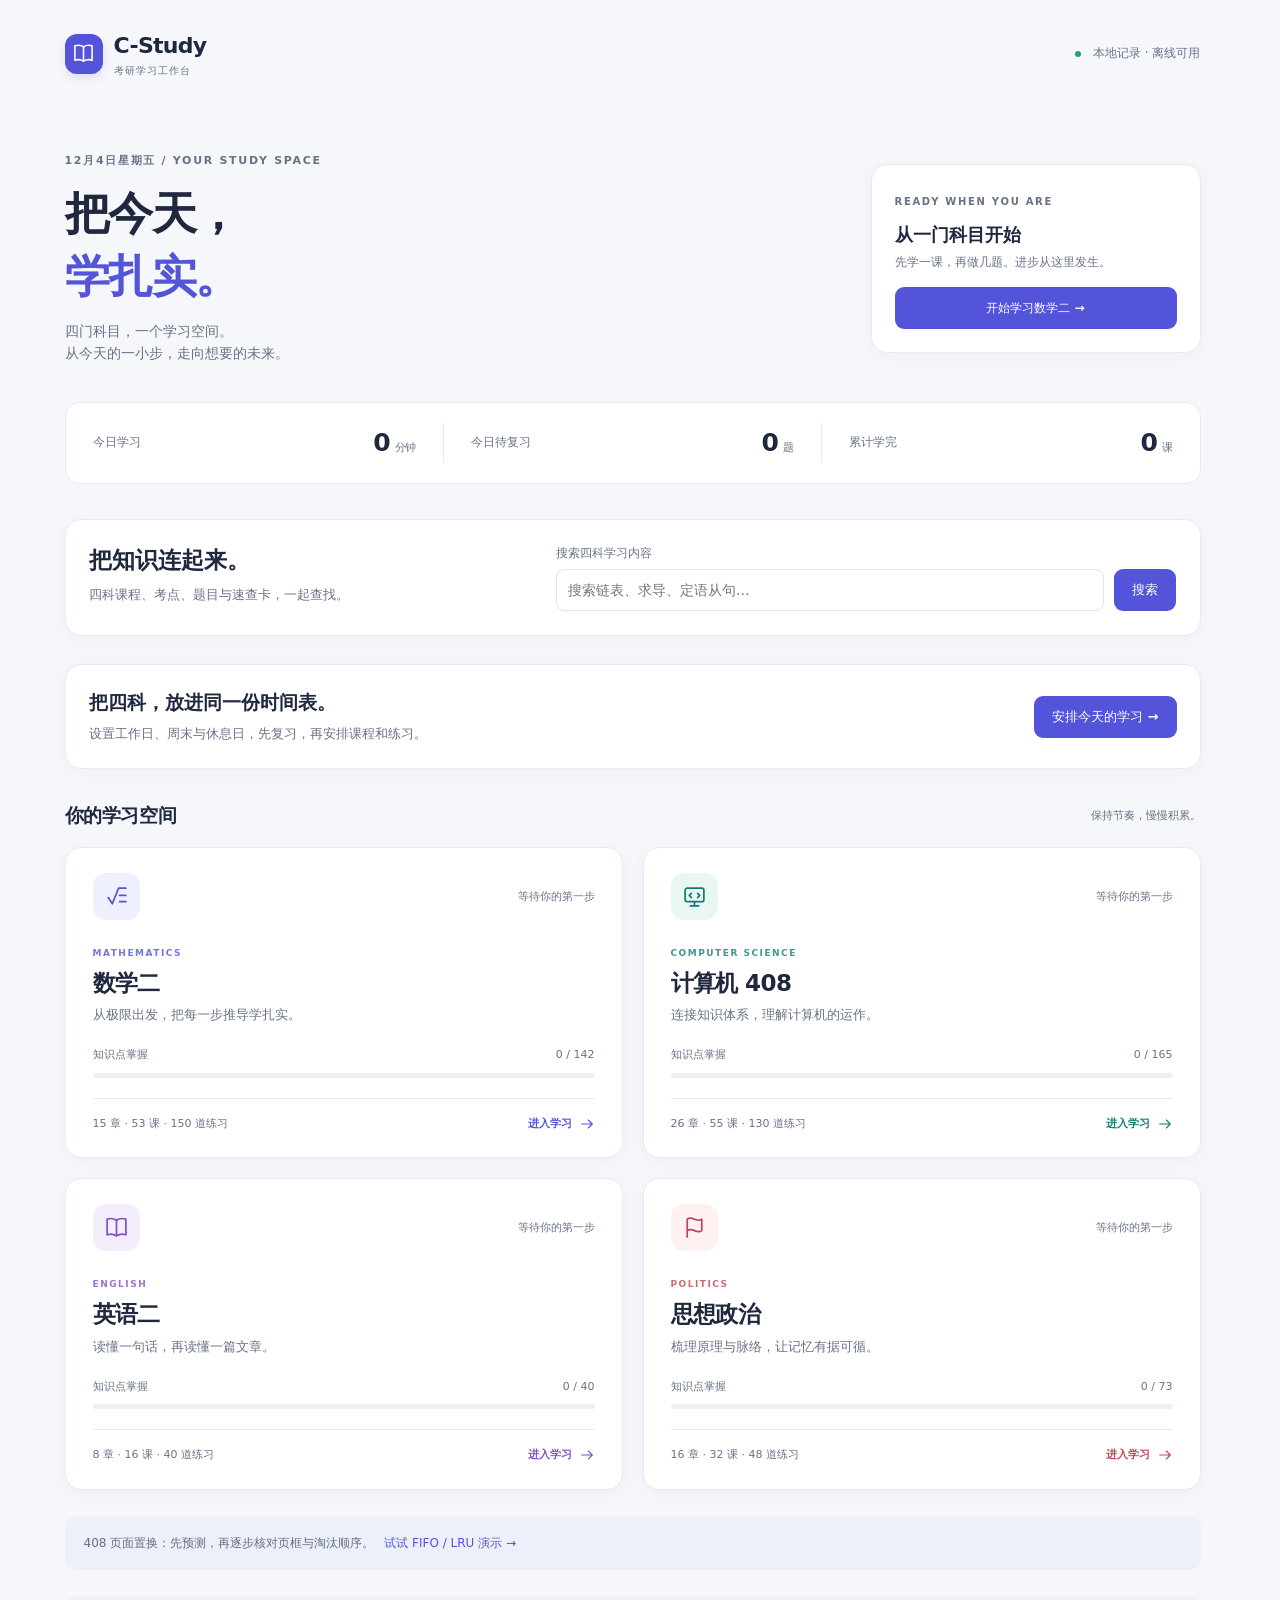
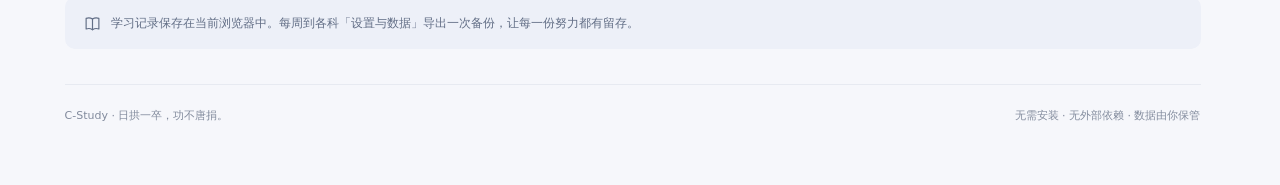
<file: index.html>
<!DOCTYPE html>
<html lang="zh-CN">
<head>
  <meta charset="UTF-8">
  <meta name="viewport" content="width=device-width, initial-scale=1">
  <meta name="theme-color" content="#f6f7fb">
  <title>C-Study · 考研学习工作台</title>
  <link rel="stylesheet" href="assets/study.css">
</head>
<body class="portal-body">
  <header class="portal-header">
    <a class="app-logo" href="index.html"><span class="logo-mark" aria-hidden="true">C</span><span>C-Study<small>考研学习工作台</small></span></a>
    <span class="offline-label"><span class="offline-dot"></span>本地记录 · 离线可用</span>
  </header>
  <main class="portal-main">
    <section class="portal-intro" aria-labelledby="portalTitle">
      <div>
        <p class="eyebrow" id="portalDate">YOUR PERSONAL STUDY SPACE</p>
        <h1 id="portalTitle">把今天，<br><span>学扎实。</span></h1>
        <p>四门科目，一个学习空间。<br>从今天的一小步，走向想要的未来。</p>
      </div>
      <div class="portal-resume" id="portalResume">
        <span class="eyebrow">READY WHEN YOU ARE</span>
        <h3>从一门科目开始</h3>
        <p>先学一课，再做几题。进步从这里发生。</p>
        <a class="btn" href="kaoyan-math2/index.html#resume">开始学习数学二 →</a>
      </div>
    </section>
    <section class="portal-summary" aria-label="本浏览器四科学习汇总">
      <div><label>今日学习</label><strong><span id="totalMinutes">—</span><small>分钟</small></strong></div>
      <div><label>今日待复习</label><strong><span id="totalDue">—</span><small>题</small></strong></div>
      <div><label>累计学完</label><strong><span id="totalLessons">—</span><small>课</small></strong></div>
    </section>
    <section class="card portal-search" aria-labelledby="portalSearchTitle">
      <div><h2 id="portalSearchTitle">把知识连起来。</h2><p class="muted">四科课程、考点、题目与速查卡，一起查找。</p></div>
      <form action="search.html" role="search"><label for="portalSearch">搜索四科学习内容</label><div class="search-input-row"><input id="portalSearch" name="q" type="search" maxlength="200" placeholder="搜索链表、求导、定语从句…"><button class="btn" type="submit">搜索</button></div></form>
    </section>
    <section class="card portal-budget" aria-labelledby="portalBudgetTitle">
      <div><h2 id="portalBudgetTitle">把四科，放进同一份时间表。</h2><p class="muted">设置工作日、周末与休息日，先复习，再安排课程和练习。</p></div>
      <a class="btn" href="plan.html">安排今天的学习 →</a>
    </section>
    <section aria-labelledby="subjectsTitle">
      <div class="portal-section-title"><h2 id="subjectsTitle">你的学习空间</h2><span>保持节奏，慢慢积累。</span></div>
      <div class="subject-grid" id="subjectGrid">
        <a class="subject-card" data-subject="math2" href="kaoyan-math2/index.html"><h3>数学二</h3><p class="subject-description">高等数学 · 线性代数</p><span class="muted">15 章 · 53 课 · 150 道练习 →</span></a>
        <a class="subject-card" data-subject="408" href="kaoyan-408/index.html"><h3>计算机 408</h3><p class="subject-description">数据结构 · 组成原理 · 操作系统 · 计算机网络</p><span class="muted">26 章 · 55 课 · 130 道练习 →</span></a>
        <a class="subject-card" data-subject="en2" href="kaoyan-en2/index.html"><h3>英语二</h3><p class="subject-description">词汇语法 · 阅读理解 · 翻译写作</p><span class="muted">8 章 · 16 课 · 40 道练习 →</span></a>
        <a class="subject-card" data-subject="politics" href="kaoyan-politics/index.html"><h3>思想政治</h3><p class="subject-description">理解原理 · 梳理脉络 · 巩固记忆</p><span class="muted">16 章 · 32 课 · 48 道练习 →</span></a>
      </div>
    </section>
    <div class="portal-note"><span>408 页面置换：先预测，再逐步核对页框与淘汰顺序。</span><a href="algorithms.html#replacement">试试 FIFO / LRU 演示 →</a></div>
    <div class="portal-note" id="portalNote"><span>学习记录保存在当前浏览器中。每周留一份备份，让每一份努力都有留存。</span><a href="backup.html">四科备份与恢复 →</a></div>
    <noscript><p class="storage-warning">浏览器已关闭 JavaScript。请启用 JavaScript 后使用课程、刷题和学习记录功能。</p></noscript>
    <footer class="portal-footer"><span>C-Study · 日拱一卒，功不唐捐。</span><span>无需安装 · 无外部依赖 · 数据由你保管</span></footer>
  </main>
  <script src="assets/common.js"></script>
  <script src="assets/portal.js"></script>
</body>
</html>
</file>
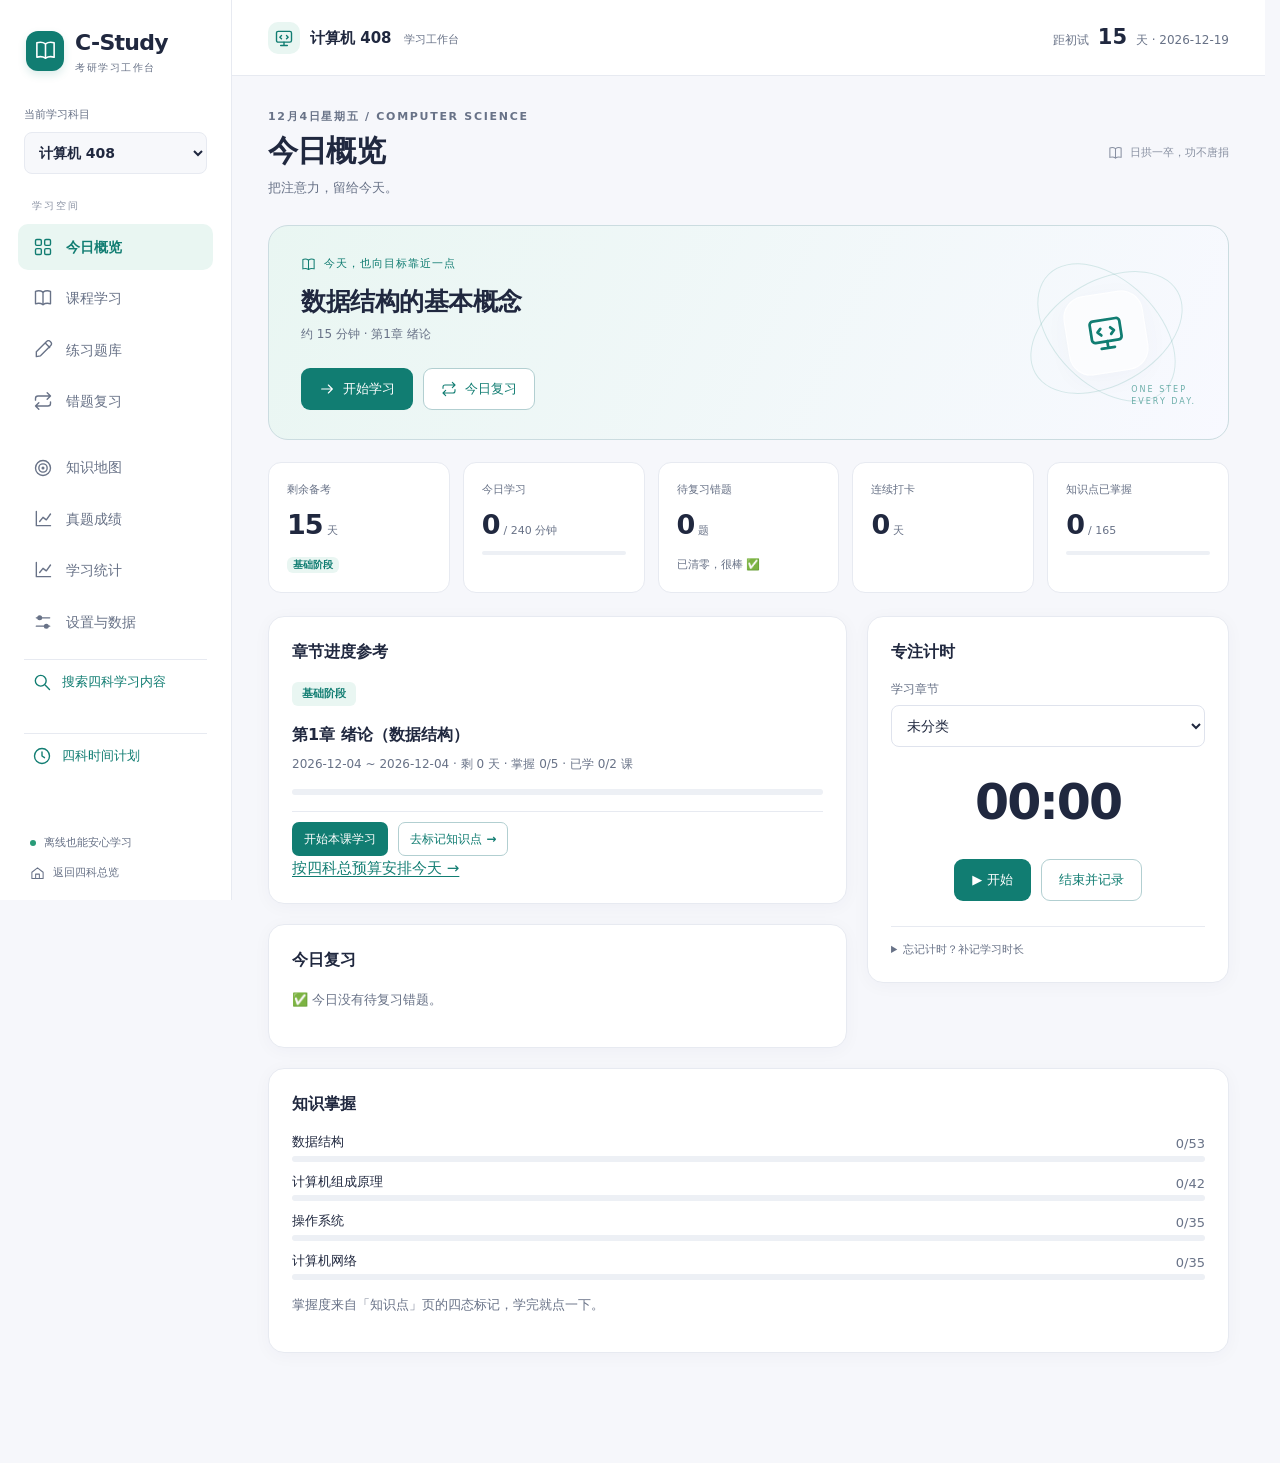
<file: kaoyan-408/index.html>
<!DOCTYPE html>
<html lang="zh-CN">
<head>
<meta charset="UTF-8">
<meta name="viewport" content="width=device-width, initial-scale=1">
<title>考研408 · 学习中心</title>
<meta name="theme-color" content="#f6f7fb">
<link rel="stylesheet" href="../assets/study.css">
</head>
<body>

<header>
  <div class="brand">💻 考研408 · 学习中心</div>
  <div class="countdown" id="countdown"></div>
</header>

<nav id="tabs" aria-label="学习功能">
  <button data-tab="dash" class="active">仪表盘</button>
  <button data-tab="learn">学习</button>
  <button data-tab="kp">知识点</button>
  <button data-tab="mistake">错题本</button>
  <button data-tab="pq">刷题</button>
  <button data-tab="paper">真题卷</button>
  <button data-tab="stats">统计</button>
  <button data-tab="settings">设置与数据</button>
</nav>

<main>

<!-- ===================== 仪表盘 ===================== -->
<section id="tab-dash" class="tab active">
  <div class="stat-grid" id="statCards"></div>
  <div class="dash-grid">
    <div class="card">
      <h3>🎯 今天该学什么</h3>
      <div id="currentPlan"></div>
    </div>
    <div class="card">
      <h3>⏱️ 学习计时</h3>
      <label>学习章节</label>
      <select id="timerChapter"></select>
      <div class="timer-display" id="timerDisplay">00:00</div>
      <div class="row" style="justify-content:center">
        <button class="btn" id="timerBtn" onclick="A.toggleTimer()">▶ 开始</button>
        <button class="btn ghost" onclick="A.finishTimer()">结束并记录</button>
      </div>
      <hr class="sep">
      <label>快速补记学习时长（忘记开计时器时用）</label>
      <div class="row">
        <input type="number" id="quickMin" min="1" placeholder="分钟" style="max-width:100px">
        <select id="quickChapter" style="max-width:220px"></select>
        <input type="date" id="quickDate" style="max-width:160px">
        <button class="btn" onclick="A.quickAdd()">添加</button>
      </div>
    </div>
    <div class="card">
      <h3>🔁 今日待复习错题</h3>
      <div id="reviewQueue"></div>
    </div>
    <div class="card">
      <h3>📈 科目掌握度</h3>
      <div id="kpSummary"></div>
      <p class="muted">掌握度来自「知识点」页的四态标记，学完就点一下。</p>
    </div>
  </div>
</section>

<!-- ===================== 学习（教学中心） ===================== -->
<section id="tab-learn" class="tab">
  <div class="card" id="learnSummary"></div>
  <details class="card" id="formulaBox">
    <summary>📋 速查卡手册（高频结论 · 收藏 · 默写自测）<span class="muted" id="formulaCount"></span></summary>
    <div class="toolbar" style="margin-top:12px">
      <input id="fSearch" placeholder="搜索速查卡…" style="min-width:160px">
      <select id="fCat"></select>
      <label class="chk"><input type="checkbox" id="fQuiz"> 默写模式（先自测再显示）</label>
      <label class="chk"><input type="checkbox" id="fOnlyFav"> 仅看收藏</label>
      <span class="muted" id="fInfo" style="margin-left:auto"></span>
    </div>
    <p class="muted" style="margin:8px 0 0">用法：平时当速查表查公式和结论；冲刺期勾选「默写模式」——只显示卡片名，先在纸上默写，点击核对。点 ☆ 收藏易忘卡片，考前只过收藏。</p>
    <div id="formulaList" class="fgrid"></div>
  </details>
  <div id="learnList"></div>
</section>

<!-- ===================== 知识点 ===================== -->
<section id="tab-kp" class="tab">
  <div class="toolbar card" style="padding:10px 14px">
    <select id="kpSubjectSel"></select>
    <input id="kpSearch" placeholder="搜索知识点关键词…">
    <span class="muted" style="margin-left:auto">点击知识点切换状态：</span>
    <span class="kp-chip"><span class="dot"></span>未开始</span>
    <span class="kp-chip st1"><span class="dot"></span>学习中</span>
    <span class="kp-chip st2"><span class="dot"></span>需复习</span>
    <span class="kp-chip st3"><span class="dot"></span>已掌握</span>
  </div>
  <div id="kpList"></div>
</section>

<!-- ===================== 错题本 ===================== -->
<section id="tab-mistake" class="tab">
  <details class="card" id="mistakeAdd">
    <summary style="font-weight:600;cursor:pointer">➕ 记录新错题</summary>
    <form id="mistakeForm" style="margin-top:12px">
      <div class="row">
        <div class="fld"><label>题源（真题年份题号 / 教材资料）*</label><input id="mSrc" required placeholder="如：2022年408真题·第3题 / 王道P123"></div>
        <div class="fld"><label>所属章节 *</label><select id="mChapter" required></select></div>
        <div class="fld" style="max-width:130px"><label>错误原因</label><select id="mReason"></select></div>
        <div class="fld" style="max-width:150px"><label>记录日期</label><input type="date" id="mDate"></div>
      </div>
      <div style="margin-top:10px"><label>题目 / 错因描述 *</label><textarea id="mDesc" rows="2" required placeholder="记关键信息：考什么概念、当时卡在哪 / 想错了什么"></textarea></div>
      <div class="row" style="margin-top:10px">
        <div class="fld"><label>我当时的错解</label><textarea id="mWrong" rows="2" placeholder="选填，写清当时怎么想的最有价值"></textarea></div>
        <div class="fld"><label>正确思路 / 关键结论 *</label><textarea id="mCorrect" rows="2" required placeholder="用一两行话概括正确结论，复习时秒懂"></textarea></div>
      </div>
      <div style="margin-top:12px"><button class="btn" type="submit">存入错题本</button></div>
    </form>
  </details>
  <div class="toolbar card" style="padding:10px 14px">
    <select id="mfStatus">
      <option value="active">未掌握</option>
      <option value="due">今日待复习</option>
      <option value="relapsed">复发待巩固</option>
      <option value="mastered">已掌握</option>
      <option value="all">全部</option>
    </select>
    <select id="mfChapter"></select>
    <select id="mfReason"></select>
  </div>
  <div id="mistakeList"></div>
</section>

<!-- ===================== 刷题 ===================== -->
<section id="tab-pq" class="tab">
  <div class="toolbar card" style="padding:10px 14px">
    <select id="pqChapter"></select>
    <select id="pqDiff">
      <option value="0">全部难度</option>
      <option value="1">基础</option>
      <option value="2">中等</option>
      <option value="3">强化</option>
    </select>
    <select id="pqScope">
      <option value="all">全部题目</option>
      <option value="undone">未做过</option>
      <option value="wrong">做错过</option>
      <option value="right">已做对</option>
    </select>
    <span class="muted" id="pqInfo" style="margin-left:auto"></span>
  </div>
  <div id="pqArea"></div>
</section>

<!-- ===================== 真题卷 ===================== -->
<section id="tab-paper" class="tab">
  <div class="card">
    <h3>录入一套卷子</h3>
    <form id="paperForm">
      <div class="row">
        <div class="fld"><label>卷子名称 *</label><input id="pName" required placeholder="如：2023年408真题"></div>
        <div class="fld" style="max-width:110px"><label>类型</label><select id="pType"><option>真题</option><option>模拟卷</option></select></div>
        <div class="fld" style="max-width:150px"><label>做题日期 *</label><input type="date" id="pDate" required></div>
        <div class="fld" style="max-width:100px"><label>分数/150 *</label><input type="number" id="pScore" min="0" max="150" step="0.5" required></div>
        <div class="fld"><label>备注</label><input id="pNote" placeholder="选填"></div>
        <div style="align-self:flex-end"><button class="btn" type="submit">录入</button></div>
      </div>
    </form>
  </div>
  <div class="card">
    <h3>成绩走势</h3>
    <div id="paperChart"></div>
  </div>
  <div class="card" id="paperTable"></div>
</section>

<!-- ===================== 统计 ===================== -->
<section id="tab-stats" class="tab">
  <div class="stat-grid" id="statsCards"></div>
  <div class="card">
    <h3>近 30 天学习时长（分钟/天，悬停看数值）</h3>
    <div id="bars30"></div>
  </div>
  <div class="two-col">
    <div class="card">
      <h3>各章节学习时长</h3>
      <div id="chapterHours"></div>
    </div>
    <div class="card">
      <h3>错题原因分布</h3>
      <div id="reasonDist"></div>
    </div>
  </div>
  <div class="card">
    <h3>学习记录（最近 20 条）</h3>
    <div id="logList"></div>
  </div>
</section>

<!-- ===================== 设置与数据 ===================== -->
<section id="tab-settings" class="tab">
  <div class="card">
    <h3>基本设置</h3>
    <form id="settingsForm">
      <div class="row">
        <div class="fld"><label>初试日期（408 考试当天）</label><input type="date" id="sExam"></div>
        <div class="fld" style="max-width:140px"><label>每日目标（分钟）</label><input type="number" id="sGoal" min="30" max="960"></div>
        <div class="fld" style="max-width:120px"><label>目标分数/150</label><input type="number" id="sTarget" min="60" max="150"></div>
        <div style="align-self:flex-end"><button class="btn" type="submit">保存</button></div>
      </div>
    </form>
    <p class="muted" style="margin-bottom:0">默认 2026-12-19（2027 考研初试的预计时间，以研招网正式通知为准）。修改考试日期会自动重新分配学习计划，不影响你的知识点进度、错题和记录。</p>
  </div>
  <div class="card">
    <h3>学习计划</h3>
    <div id="planInfo"></div>
  </div>
  <div class="card">
    <h3>数据备份</h3>
    <p class="muted">所有数据只保存在本浏览器（localStorage），与「考研数学二学习中心」的数据完全独立、互不影响。请养成每周导出一次备份的习惯；换电脑时用「导入备份」迁移。</p>
    <div class="row">
      <button class="btn" onclick="A.exportData()">导出备份（JSON）</button>
      <label class="btn ghost" style="display:inline-block;cursor:pointer">导入备份<input type="file" id="importFile" accept=".json,application/json" style="display:none"></label>
      <button class="btn danger" onclick="A.clearData()">清空全部数据</button>
    </div>
    <p class="muted" id="storageInfo" style="margin:10px 0 0"></p>
  </div>
  <div class="card">
    <h3>每天怎么用（3 分钟上手）</h3>
    <ul class="muted" style="line-height:2;padding-left:18px;margin:0">
      <li>① 打开「仪表盘」→ 先把<b>今日待复习错题</b>清零（408 知识点又多又杂，靠复习队列对抗遗忘）；</li>
      <li>② 看「今天该学什么」→ 点 <b>📖 去学本课</b>，进「学习」页读概念、做例题；</li>
      <li>③ 用「速查卡手册」随手查公式结论（Cache 地址划分、页面置换、TCP 拥塞控制等）；</li>
      <li>④ 点「✏️ 做配套练习」做本课相关习题，做错的自动进错题本；</li>
      <li>⑤ 每学完一个知识点，去「知识点」把它点成对应状态；</li>
      <li>⑥ 按套做 408 真题（单选 + 综合）后把分数录入「真题卷」看走势。</li>
    </ul>
  </div>
</section>

</main>

<div id="modal" class="modal hidden"><div class="modal-box" id="modalBox"></div></div>

<script src="data-notes.js"></script>
<script src="data-lessons1.js"></script>
<script src="data-lessons2.js"></script>
<script src="data-q1.js"></script>
<script src="data-q2.js"></script>
<script src="data-formulas.js"></script>
<script src="../assets/review.js"></script>
<script src="../assets/storage.js"></script>
<script src="../assets/common.js"></script>
<script src="../assets/content.js"></script>
<script src="../assets/workspace.js"></script>
<script src="app.js"></script>
</body>
</html>
</file>
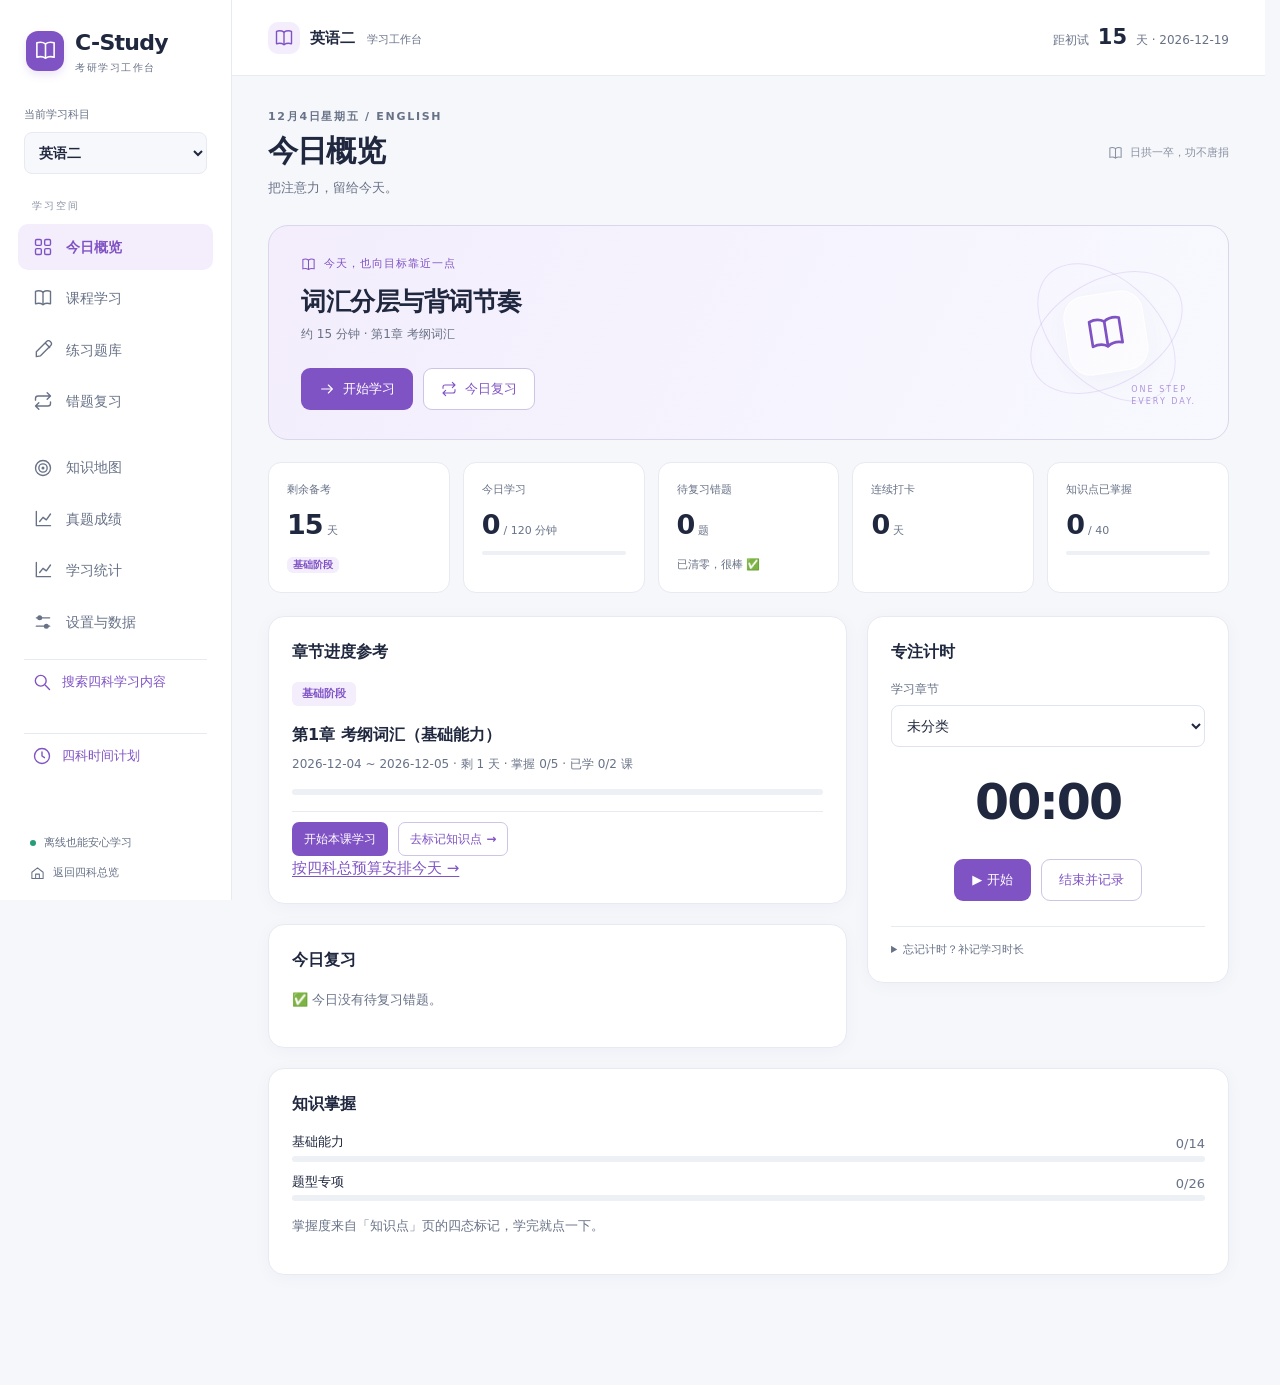
<file: kaoyan-en2/index.html>
<!DOCTYPE html>
<html lang="zh-CN">
<head>
<meta charset="UTF-8">
<meta name="viewport" content="width=device-width, initial-scale=1">
<title>考研英语二 · 学习中心</title>
<meta name="theme-color" content="#f6f7fb">
<link rel="stylesheet" href="../assets/study.css">
</head>
<body>

<header>
  <div class="brand">✍️ 考研英语二 · 学习中心</div>
  <div class="countdown" id="countdown"></div>
</header>

<nav id="tabs" aria-label="学习功能">
  <button data-tab="dash" class="active">仪表盘</button>
  <button data-tab="learn">学习</button>
  <button data-tab="kp">知识点</button>
  <button data-tab="mistake">错题本</button>
  <button data-tab="pq">刷题</button>
  <button data-tab="paper">真题卷</button>
  <button data-tab="stats">统计</button>
  <button data-tab="settings">设置与数据</button>
</nav>

<main>

<!-- ===================== 仪表盘 ===================== -->
<section id="tab-dash" class="tab active">
  <div class="stat-grid" id="statCards"></div>
  <div class="dash-grid">
    <div class="card">
      <h3>🎯 今天该学什么</h3>
      <div id="currentPlan"></div>
    </div>
    <div class="card">
      <h3>⏱️ 学习计时</h3>
      <label>学习章节</label>
      <select id="timerChapter"></select>
      <div class="timer-display" id="timerDisplay">00:00</div>
      <div class="row" style="justify-content:center">
        <button class="btn" id="timerBtn" onclick="A.toggleTimer()">▶ 开始</button>
        <button class="btn ghost" onclick="A.finishTimer()">结束并记录</button>
      </div>
      <hr class="sep">
      <label>快速补记学习时长（忘记开计时器时用）</label>
      <div class="row">
        <input type="number" id="quickMin" min="1" placeholder="分钟" style="max-width:100px">
        <select id="quickChapter" style="max-width:220px"></select>
        <input type="date" id="quickDate" style="max-width:160px">
        <button class="btn" onclick="A.quickAdd()">添加</button>
      </div>
    </div>
    <div class="card">
      <h3>🔁 今日待复习错题</h3>
      <div id="reviewQueue"></div>
    </div>
    <div class="card">
      <h3>📈 模块掌握度</h3>
      <div id="kpSummary"></div>
      <p class="muted">掌握度来自「知识点」页的四态标记，学完就点一下。</p>
    </div>
  </div>
</section>

<!-- ===================== 学习（教学中心） ===================== -->
<section id="tab-learn" class="tab">
  <div class="card" id="learnSummary"></div>
  <details class="card" id="formulaBox">
    <summary>📋 速查卡手册（句型 · 方法 · 收藏 · 默写）<span class="muted" id="formulaCount"></span></summary>
    <div class="toolbar" style="margin-top:12px">
      <input id="fSearch" placeholder="搜索速查卡…" style="min-width:160px">
      <select id="fCat"></select>
      <label class="chk"><input type="checkbox" id="fQuiz"> 默写模式（先自测再显示）</label>
      <label class="chk"><input type="checkbox" id="fOnlyFav"> 仅看收藏</label>
      <span class="muted" id="fInfo" style="margin-left:auto"></span>
    </div>
    <p class="muted" style="margin:8px 0 0">用法：平时当速查表查句型与方法；考前勾选「默写模式」——只显示卡片名，先在纸上默写句型/方法，点击核对。点 ☆ 收藏易忘卡片，考前只过收藏。</p>
    <div id="formulaList" class="fgrid"></div>
  </details>
  <div id="learnList"></div>
</section>

<!-- ===================== 知识点 ===================== -->
<section id="tab-kp" class="tab">
  <div class="toolbar card" style="padding:10px 14px">
    <select id="kpSubjectSel"></select>
    <input id="kpSearch" placeholder="搜索知识点关键词…">
    <span class="muted" style="margin-left:auto">点击知识点切换状态：</span>
    <span class="kp-chip"><span class="dot"></span>未开始</span>
    <span class="kp-chip st1"><span class="dot"></span>学习中</span>
    <span class="kp-chip st2"><span class="dot"></span>需复习</span>
    <span class="kp-chip st3"><span class="dot"></span>已掌握</span>
  </div>
  <div id="kpList"></div>
</section>

<!-- ===================== 错题本 ===================== -->
<section id="tab-mistake" class="tab">
  <details class="card" id="mistakeAdd">
    <summary style="font-weight:600;cursor:pointer">➕ 记录新错题</summary>
    <form id="mistakeForm" style="margin-top:12px">
      <div class="row">
        <div class="fld"><label>题源（真题年份题号 / 资料）*</label><input id="mSrc" required placeholder="如：2023年英语二·Text 2 第26题"></div>
        <div class="fld"><label>所属章节 *</label><select id="mChapter" required></select></div>
        <div class="fld" style="max-width:150px"><label>错误原因</label><select id="mReason"></select></div>
        <div class="fld" style="max-width:150px"><label>记录日期</label><input type="date" id="mDate"></div>
      </div>
      <div style="margin-top:10px"><label>题目 / 错因描述 *</label><textarea id="mDesc" rows="2" required placeholder="记关键信息：错在哪一步——词不认识？句没读懂？定位错段？"></textarea></div>
      <div class="row" style="margin-top:10px">
        <div class="fld"><label>我当时的理解</label><textarea id="mWrong" rows="2" placeholder="选填，写清当时怎么想的最有价值"></textarea></div>
        <div class="fld"><label>正确思路 / 关键句 *</label><textarea id="mCorrect" rows="2" required placeholder="记原文定位句或正确思路，复习时秒懂"></textarea></div>
      </div>
      <div style="margin-top:12px"><button class="btn" type="submit">存入错题本</button></div>
    </form>
  </details>
  <div class="toolbar card" style="padding:10px 14px">
    <select id="mfStatus">
      <option value="active">未掌握</option>
      <option value="due">今日待复习</option>
      <option value="relapsed">复发待巩固</option>
      <option value="mastered">已掌握</option>
      <option value="all">全部</option>
    </select>
    <select id="mfChapter"></select>
    <select id="mfReason"></select>
  </div>
  <div id="mistakeList"></div>
</section>

<!-- ===================== 刷题 ===================== -->
<section id="tab-pq" class="tab">
  <div class="toolbar card" style="padding:10px 14px">
    <select id="pqChapter"></select>
    <select id="pqDiff">
      <option value="0">全部难度</option>
      <option value="1">基础</option>
      <option value="2">中等</option>
      <option value="3">强化</option>
    </select>
    <select id="pqScope">
      <option value="all">全部题目</option>
      <option value="undone">未做过</option>
      <option value="wrong">做错过</option>
      <option value="right">已做对</option>
    </select>
    <span class="muted" id="pqInfo" style="margin-left:auto"></span>
  </div>
  <div id="pqArea"></div>
</section>

<!-- ===================== 真题卷 ===================== -->
<section id="tab-paper" class="tab">
  <div class="card">
    <h3>录入一套卷子</h3>
    <form id="paperForm">
      <div class="row">
        <div class="fld"><label>卷子名称 *</label><input id="pName" required placeholder="如：2023年英语二真题"></div>
        <div class="fld" style="max-width:110px"><label>类型</label><select id="pType"><option>真题</option><option>模拟卷</option></select></div>
        <div class="fld" style="max-width:150px"><label>做题日期 *</label><input type="date" id="pDate" required></div>
        <div class="fld" style="max-width:100px"><label>分数/100 *</label><input type="number" id="pScore" min="0" max="100" step="0.5" required></div>
        <div class="fld"><label>备注</label><input id="pNote" placeholder="选填，如客观题得分"></div>
        <div style="align-self:flex-end"><button class="btn" type="submit">录入</button></div>
      </div>
    </form>
  </div>
  <div class="card">
    <h3>成绩走势</h3>
    <div id="paperChart"></div>
  </div>
  <div class="card" id="paperTable"></div>
</section>

<!-- ===================== 统计 ===================== -->
<section id="tab-stats" class="tab">
  <div class="stat-grid" id="statsCards"></div>
  <div class="card">
    <h3>近 30 天学习时长（分钟/天，悬停看数值）</h3>
    <div id="bars30"></div>
  </div>
  <div class="two-col">
    <div class="card">
      <h3>各章节学习时长</h3>
      <div id="chapterHours"></div>
    </div>
    <div class="card">
      <h3>错题原因分布</h3>
      <div id="reasonDist"></div>
    </div>
  </div>
  <div class="card">
    <h3>学习记录（最近 20 条）</h3>
    <div id="logList"></div>
  </div>
</section>

<!-- ===================== 设置与数据 ===================== -->
<section id="tab-settings" class="tab">
  <div class="card">
    <h3>基本设置</h3>
    <form id="settingsForm">
      <div class="row">
        <div class="fld"><label>初试日期（英语考试当天）</label><input type="date" id="sExam"></div>
        <div class="fld" style="max-width:140px"><label>每日目标（分钟）</label><input type="number" id="sGoal" min="30" max="960"></div>
        <div class="fld" style="max-width:120px"><label>目标分数/100</label><input type="number" id="sTarget" min="40" max="100"></div>
        <div style="align-self:flex-end"><button class="btn" type="submit">保存</button></div>
      </div>
    </form>
    <p class="muted" style="margin-bottom:0">默认 2026-12-19（2027 考研初试的预计时间，以研招网正式通知为准；英语在初试第一天下午）。修改考试日期会自动重新分配学习计划。</p>
  </div>
  <div class="card">
    <h3>学习计划</h3>
    <div id="planInfo"></div>
  </div>
  <div class="card">
    <h3>数据备份</h3>
    <p class="muted">所有数据只保存在本浏览器（localStorage），与其他学习中心完全独立。请每周导出一次备份；换电脑时用「导入备份」迁移。</p>
    <div class="row">
      <button class="btn" onclick="A.exportData()">导出备份（JSON）</button>
      <label class="btn ghost" style="display:inline-block;cursor:pointer">导入备份<input type="file" id="importFile" accept=".json,application/json" style="display:none"></label>
      <button class="btn danger" onclick="A.clearData()">清空全部数据</button>
    </div>
    <p class="muted" id="storageInfo" style="margin:10px 0 0"></p>
  </div>
  <div class="card">
    <h3>每天怎么用（3 分钟上手）</h3>
    <ul class="muted" style="line-height:2;padding-left:18px;margin:0">
      <li>① 打开「仪表盘」→ 先把<b>今日待复习错题</b>清零（英语拼的是重复：错过的题、混过的词必须再见）；</li>
      <li>② 看「今天该学什么」→ 点 <b>📖 去学本课</b>：学方法 → 遮住解答做例题 → 做配套练习；</li>
      <li>③ 每天雷打不动两件事：<b>背单词（艾宾浩斯节奏）+ 精读一篇阅读并拆 3 个长难句</b>；</li>
      <li>④ 真题阅读做错的题当天入错题本，记“定位句”而非仅记答案；</li>
      <li>⑤ 冲刺期：速查卡「默写模式」过作文模板句，每周限时一套真题并录入分数。</li>
    </ul>
  </div>
</section>

</main>

<div id="modal" class="modal hidden"><div class="modal-box" id="modalBox"></div></div>

<script src="data-notes.js"></script>
<script src="data-lessons.js"></script>
<script src="data-q.js"></script>
<script src="data-formulas.js"></script>
<script src="../assets/review.js"></script>
<script src="../assets/storage.js"></script>
<script src="../assets/common.js"></script>
<script src="../assets/content.js"></script>
<script src="../assets/workspace.js"></script>
<script src="app.js"></script>
</body>
</html>
</file>
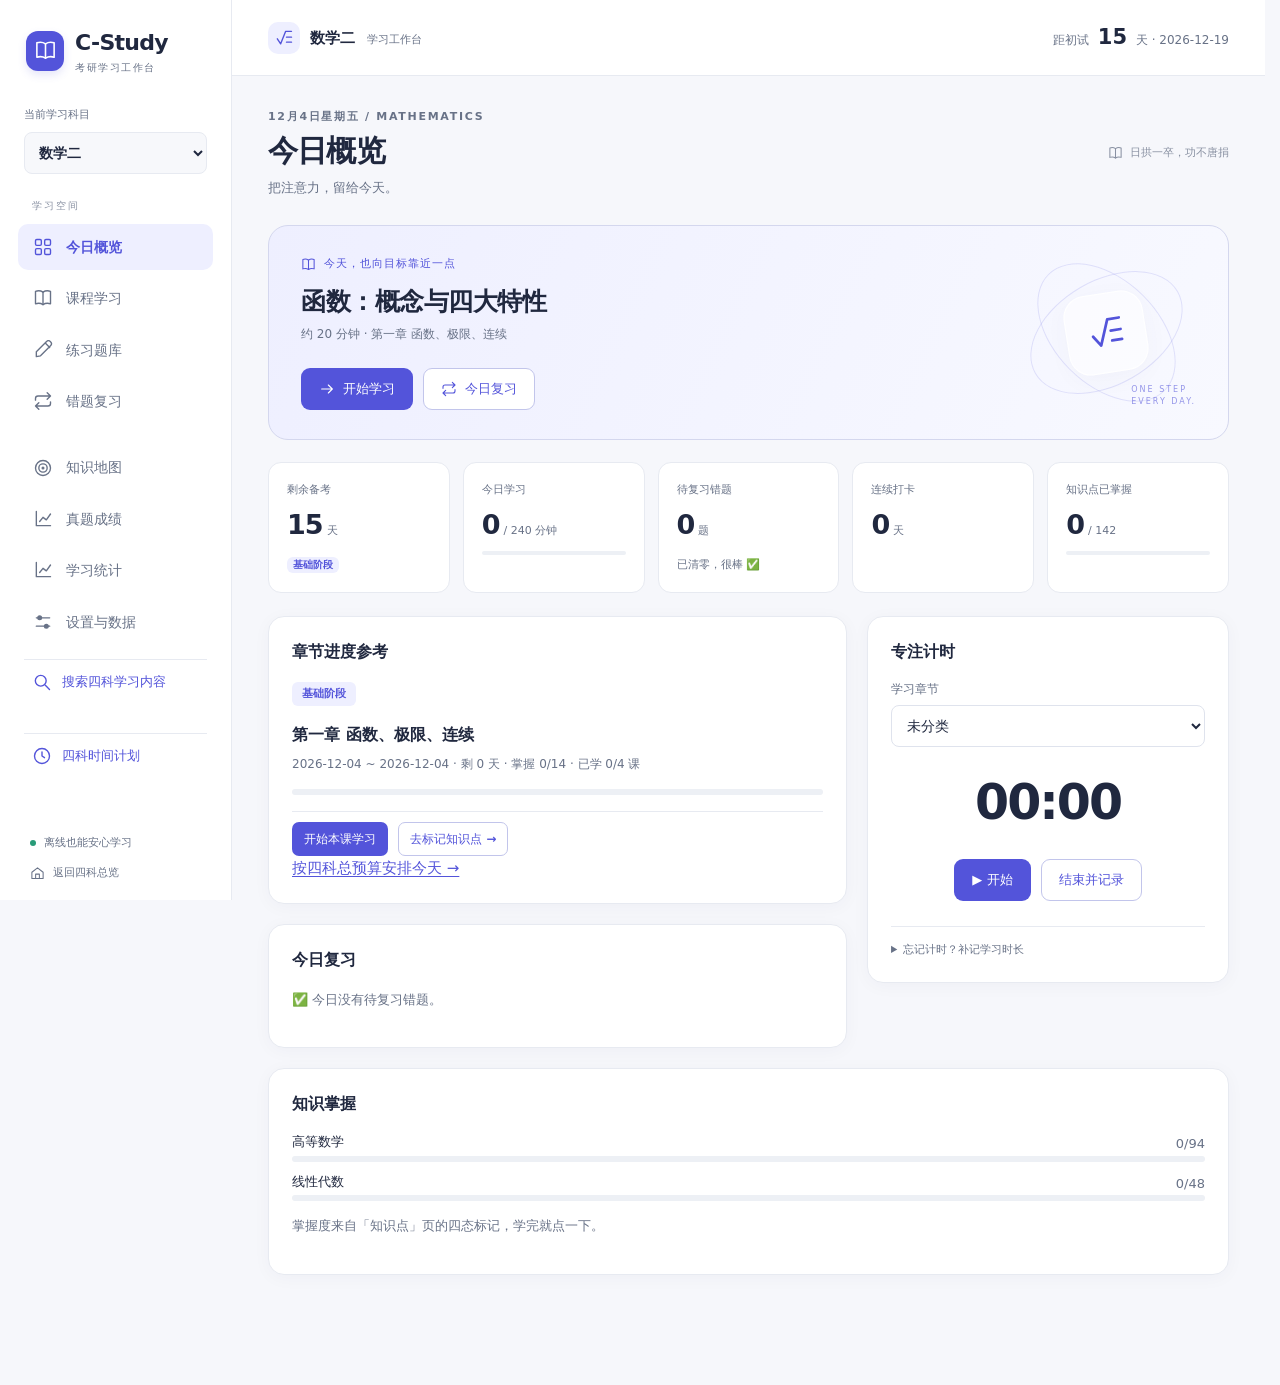
<file: kaoyan-math2/index.html>
<!DOCTYPE html>
<html lang="zh-CN">
<head>
<meta charset="UTF-8">
<meta name="viewport" content="width=device-width, initial-scale=1">
<title>考研数学二 · 学习中心</title>
<meta name="theme-color" content="#f6f7fb">
<link rel="stylesheet" href="../assets/study.css">
</head>
<body>

<header>
  <div class="brand">📐 考研数学二 · 学习中心</div>
  <div class="countdown" id="countdown"></div>
</header>

<nav id="tabs" aria-label="学习功能">
  <button data-tab="dash" class="active">仪表盘</button>
  <button data-tab="learn">学习</button>
  <button data-tab="kp">知识点</button>
  <button data-tab="mistake">错题本</button>
  <button data-tab="pq">刷题</button>
  <button data-tab="paper">真题卷</button>
  <button data-tab="stats">统计</button>
  <button data-tab="settings">设置与数据</button>
</nav>

<main>

<!-- ===================== 仪表盘 ===================== -->
<section id="tab-dash" class="tab active">
  <div class="stat-grid" id="statCards"></div>
  <div class="dash-grid">
    <div class="card">
      <h3>🎯 今天该学什么</h3>
      <div id="currentPlan"></div>
    </div>
    <div class="card">
      <h3>⏱️ 学习计时</h3>
      <label>学习章节</label>
      <select id="timerChapter"></select>
      <div class="timer-display" id="timerDisplay">00:00</div>
      <div class="row" style="justify-content:center">
        <button class="btn" id="timerBtn" onclick="A.toggleTimer()">▶ 开始</button>
        <button class="btn ghost" onclick="A.finishTimer()">结束并记录</button>
      </div>
      <hr class="sep">
      <label>快速补记学习时长（忘记开计时器时用）</label>
      <div class="row">
        <input type="number" id="quickMin" min="1" placeholder="分钟" style="max-width:100px">
        <select id="quickChapter" style="max-width:220px"></select>
        <input type="date" id="quickDate" style="max-width:160px">
        <button class="btn" onclick="A.quickAdd()">添加</button>
      </div>
    </div>
    <div class="card">
      <h3>🔁 今日待复习错题</h3>
      <div id="reviewQueue"></div>
    </div>
    <div class="card">
      <h3>📈 科目掌握度</h3>
      <div id="kpSummary"></div>
      <p class="muted">掌握度来自「知识点」页的四态标记，学完就点一下。</p>
    </div>
  </div>
</section>

<!-- ===================== 学习（教学中心） ===================== -->
<section id="tab-learn" class="tab">
  <div class="card" id="learnSummary"></div>
  <details class="card" id="formulaBox">
    <summary>📐 公式手册（速查 · 收藏 · 默写自测）<span class="muted" id="formulaCount"></span></summary>
    <div class="toolbar" style="margin-top:12px">
      <input id="fSearch" placeholder="搜索公式…" style="min-width:160px">
      <select id="fCat"></select>
      <label class="chk"><input type="checkbox" id="fQuiz"> 默写模式（先自测再显示）</label>
      <label class="chk"><input type="checkbox" id="fOnlyFav"> 仅看收藏</label>
      <span class="muted" id="fInfo" style="margin-left:auto"></span>
    </div>
    <p class="muted" style="margin:8px 0 0">用法：平时当速查表；冲刺期勾选「默写模式」——只显示公式名，先在纸上默写，点击卡片核对。点 ☆ 收藏易忘公式，考前只过收藏。</p>
    <div id="formulaList" class="fgrid"></div>
  </details>
  <div id="learnList"></div>
</section>

<!-- ===================== 知识点 ===================== -->
<section id="tab-kp" class="tab">
  <div class="toolbar card" style="padding:10px 14px">
    <select id="kpSubjectSel"></select>
    <input id="kpSearch" placeholder="搜索知识点关键词…">
    <span class="muted" style="margin-left:auto">点击知识点切换状态：</span>
    <span class="kp-chip"><span class="dot"></span>未开始</span>
    <span class="kp-chip st1"><span class="dot"></span>学习中</span>
    <span class="kp-chip st2"><span class="dot"></span>需复习</span>
    <span class="kp-chip st3"><span class="dot"></span>已掌握</span>
  </div>
  <div id="kpList"></div>
</section>

<!-- ===================== 错题本 ===================== -->
<section id="tab-mistake" class="tab">
  <details class="card" id="mistakeAdd">
    <summary style="font-weight:600;cursor:pointer">➕ 记录新错题</summary>
    <form id="mistakeForm" style="margin-top:12px">
      <div class="row">
        <div class="fld"><label>题源（书名页码 / 真题年份题号）*</label><input id="mSrc" required placeholder="如：660题 P123 / 2021数二真题·第17题"></div>
        <div class="fld"><label>所属章节 *</label><select id="mChapter" required></select></div>
        <div class="fld" style="max-width:130px"><label>错误原因</label><select id="mReason"></select></div>
        <div class="fld" style="max-width:150px"><label>记录日期</label><input type="date" id="mDate"></div>
      </div>
      <div style="margin-top:10px"><label>题目 / 错因描述 *</label><textarea id="mDesc" rows="2" required placeholder="记关键信息：条件是什么、问什么、当时卡在哪"></textarea></div>
      <div class="row" style="margin-top:10px">
        <div class="fld"><label>我当时的错解</label><textarea id="mWrong" rows="2" placeholder="选填，写清错在哪一步最有价值"></textarea></div>
        <div class="fld"><label>正确思路 / 关键步骤 *</label><textarea id="mCorrect" rows="2" required placeholder="用一两行话概括突破口，复习时秒懂"></textarea></div>
      </div>
      <div style="margin-top:12px"><button class="btn" type="submit">存入错题本</button></div>
    </form>
  </details>
  <div class="toolbar card" style="padding:10px 14px">
    <select id="mfStatus">
      <option value="active">未掌握</option>
      <option value="due">今日待复习</option>
      <option value="relapsed">复发待巩固</option>
      <option value="mastered">已掌握</option>
      <option value="all">全部</option>
    </select>
    <select id="mfChapter"></select>
    <select id="mfReason"></select>
  </div>
  <div id="mistakeList"></div>
</section>

<!-- ===================== 刷题 ===================== -->
<section id="tab-pq" class="tab">
  <div class="toolbar card" style="padding:10px 14px">
    <select id="pqChapter"></select>
    <select id="pqDiff">
      <option value="0">全部难度</option>
      <option value="1">基础</option>
      <option value="2">中等</option>
      <option value="3">强化</option>
    </select>
    <select id="pqScope">
      <option value="all">全部题目</option>
      <option value="undone">未做过</option>
      <option value="wrong">做错过</option>
      <option value="right">已做对</option>
    </select>
    <span class="muted" id="pqInfo" style="margin-left:auto"></span>
  </div>
  <div id="pqArea"></div>
</section>

<!-- ===================== 真题卷 ===================== -->
<section id="tab-paper" class="tab">
  <div class="card">
    <h3>录入一套卷子</h3>
    <form id="paperForm">
      <div class="row">
        <div class="fld"><label>卷子名称 *</label><input id="pName" required placeholder="如：2022年数学二真题"></div>
        <div class="fld" style="max-width:110px"><label>类型</label><select id="pType"><option>真题</option><option>模拟卷</option></select></div>
        <div class="fld" style="max-width:150px"><label>做题日期 *</label><input type="date" id="pDate" required></div>
        <div class="fld" style="max-width:100px"><label>分数/150 *</label><input type="number" id="pScore" min="0" max="150" step="0.5" required></div>
        <div class="fld"><label>备注</label><input id="pNote" placeholder="选填"></div>
        <div style="align-self:flex-end"><button class="btn" type="submit">录入</button></div>
      </div>
    </form>
  </div>
  <div class="card">
    <h3>成绩走势</h3>
    <div id="paperChart"></div>
  </div>
  <div class="card" id="paperTable"></div>
</section>

<!-- ===================== 统计 ===================== -->
<section id="tab-stats" class="tab">
  <div class="stat-grid" id="statsCards"></div>
  <div class="card">
    <h3>近 30 天学习时长（分钟/天，悬停看数值）</h3>
    <div id="bars30"></div>
  </div>
  <div class="two-col">
    <div class="card">
      <h3>各章节学习时长</h3>
      <div id="chapterHours"></div>
    </div>
    <div class="card">
      <h3>错题原因分布</h3>
      <div id="reasonDist"></div>
    </div>
  </div>
  <div class="card">
    <h3>学习记录（最近 20 条）</h3>
    <div id="logList"></div>
  </div>
</section>

<!-- ===================== 设置与数据 ===================== -->
<section id="tab-settings" class="tab">
  <div class="card">
    <h3>基本设置</h3>
    <form id="settingsForm">
      <div class="row">
        <div class="fld"><label>初试日期（数学考试当天）</label><input type="date" id="sExam"></div>
        <div class="fld" style="max-width:140px"><label>每日目标（分钟）</label><input type="number" id="sGoal" min="30" max="960"></div>
        <div class="fld" style="max-width:120px"><label>目标分数/150</label><input type="number" id="sTarget" min="60" max="150"></div>
        <div style="align-self:flex-end"><button class="btn" type="submit">保存</button></div>
      </div>
    </form>
    <p class="muted" style="margin-bottom:0">默认 2026-12-19（2027 考研初试的预计时间，以研招网正式通知为准）。修改考试日期会自动重新分配学习计划，不影响你的知识点进度、错题和记录。</p>
  </div>
  <div class="card">
    <h3>学习计划</h3>
    <div id="planInfo"></div>
  </div>
  <div class="card">
    <h3>数据备份</h3>
    <p class="muted">所有数据只保存在本浏览器（localStorage）。请养成每周导出一次备份的习惯，防止清理浏览器缓存导致数据丢失；换电脑时用「导入备份」迁移。</p>
    <div class="row">
      <button class="btn" onclick="A.exportData()">导出备份（JSON）</button>
      <label class="btn ghost" style="display:inline-block;cursor:pointer">导入备份<input type="file" id="importFile" accept=".json,application/json" style="display:none"></label>
      <button class="btn danger" onclick="A.clearData()">清空全部数据</button>
    </div>
    <p class="muted" id="storageInfo" style="margin:10px 0 0"></p>
  </div>
  <div class="card">
    <h3>每天怎么用（3 分钟上手）</h3>
    <ul class="muted" style="line-height:2;padding-left:18px;margin:0">
      <li>① 打开「仪表盘」→ 先把<b>今日待复习错题</b>清零（这是数学提分的核心动作）；</li>
      <li>② 看「今天该学什么」→ 选定章节，点 <b>▶ 开始</b> 计时，开始学/做题；</li>
      <li>③ 每学完一个知识点，去「知识点」把它点成对应状态；</li>
      <li>④ 做错的题<b>当天</b>录入「错题本」，系统会按 1/2/4/7/15/30 天自动安排复习；</li>
      <li>⑤ 按套做真题后把分数录入「真题卷」，看走势是否逼近目标分。</li>
    </ul>
  </div>
</section>

</main>

<div id="modal" class="modal hidden"><div class="modal-box" id="modalBox"></div></div>

<script src="data-notes.js"></script>
<script src="data-lessons1.js"></script>
<script src="data-lessons2.js"></script>
<script src="data-q1.js"></script>
<script src="data-q2.js"></script>
<script src="data-formulas.js"></script>
<script src="../assets/review.js"></script>
<script src="../assets/storage.js"></script>
<script src="../assets/common.js"></script>
<script src="../assets/content.js"></script>
<script src="../assets/workspace.js"></script>
<script src="app.js"></script>
</body>
</html>
</file>
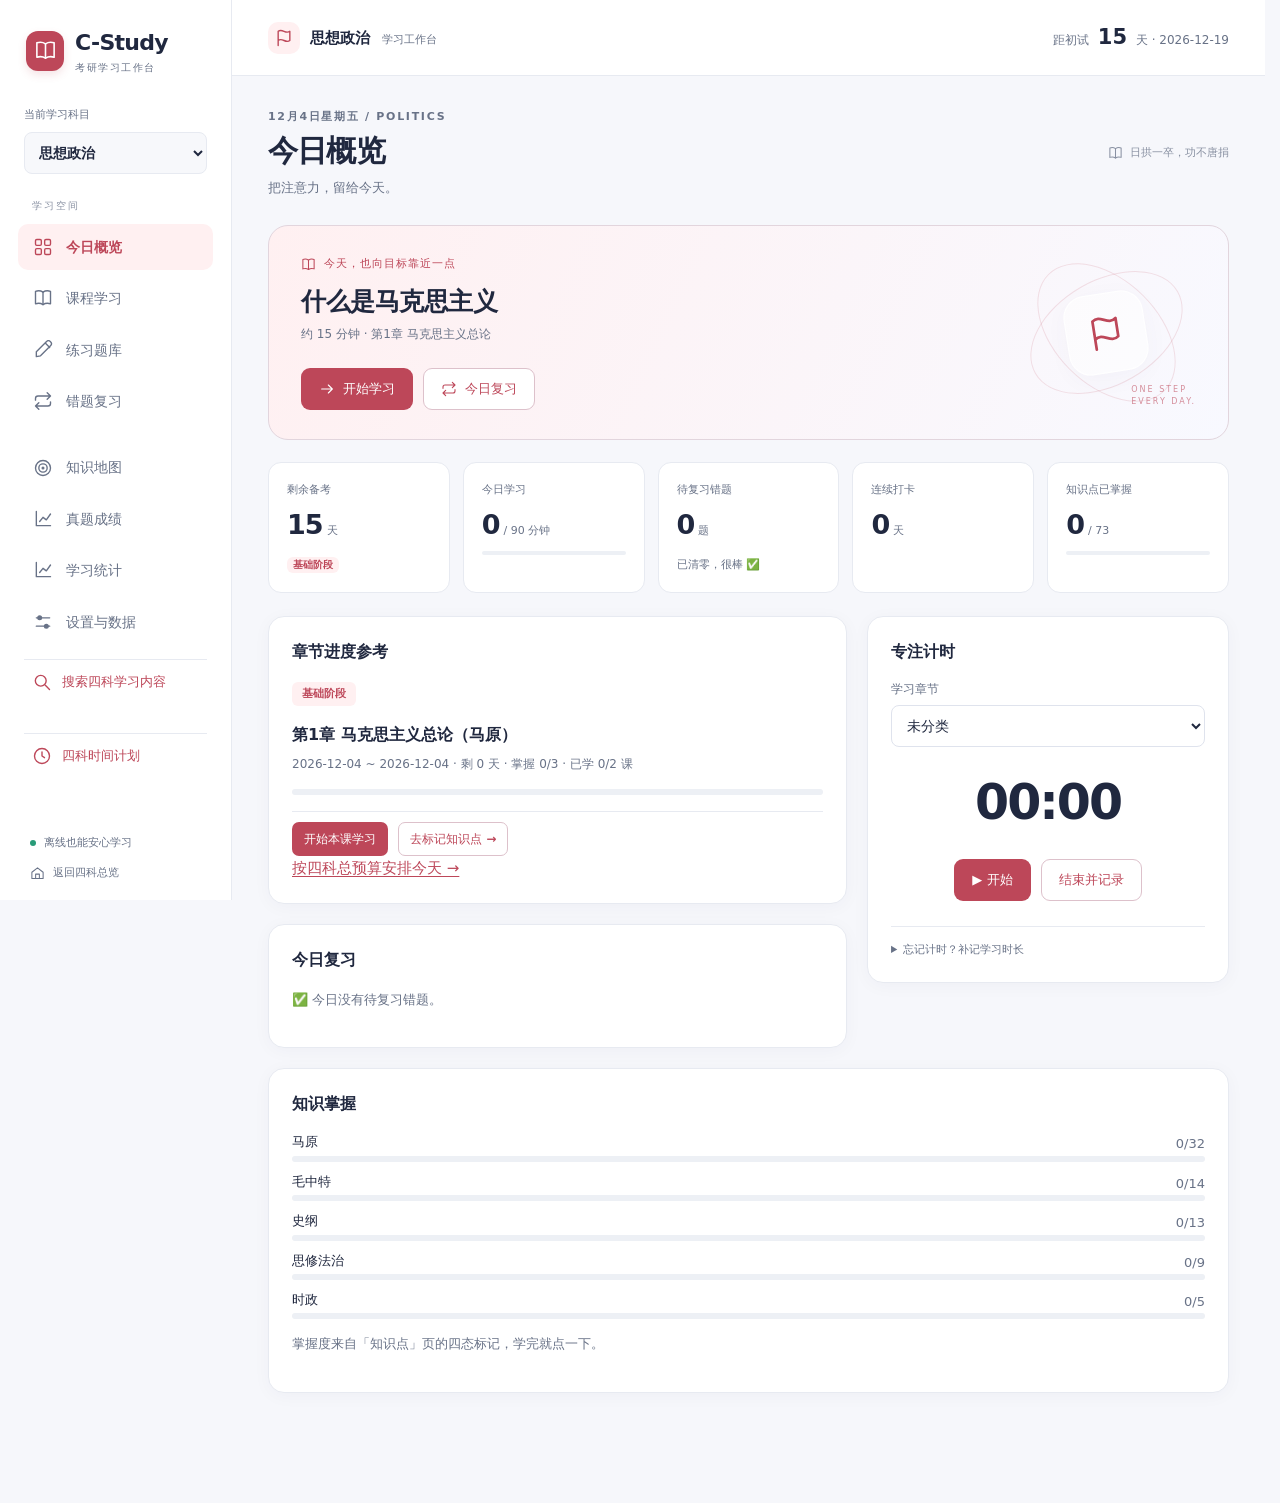
<file: kaoyan-politics/index.html>
<!DOCTYPE html>
<html lang="zh-CN">
<head>
<meta charset="UTF-8">
<meta name="viewport" content="width=device-width, initial-scale=1">
<title>考研政治 · 学习中心</title>
<meta name="theme-color" content="#f6f7fb">
<link rel="stylesheet" href="../assets/study.css">
</head>
<body>

<header>
  <div class="brand">🚩 考研政治 · 学习中心</div>
  <div class="countdown" id="countdown"></div>
</header>

<nav id="tabs" aria-label="学习功能">
  <button data-tab="dash" class="active">仪表盘</button>
  <button data-tab="learn">学习</button>
  <button data-tab="kp">知识点</button>
  <button data-tab="mistake">错题本</button>
  <button data-tab="pq">刷题</button>
  <button data-tab="paper">真题卷</button>
  <button data-tab="stats">统计</button>
  <button data-tab="settings">设置与数据</button>
</nav>

<main>

<!-- ===================== 仪表盘 ===================== -->
<section id="tab-dash" class="tab active">
  <div class="stat-grid" id="statCards"></div>
  <div class="dash-grid">
    <div class="card">
      <h3>🎯 今天该学什么</h3>
      <div id="currentPlan"></div>
    </div>
    <div class="card">
      <h3>⏱️ 学习计时</h3>
      <label>学习章节</label>
      <select id="timerChapter"></select>
      <div class="timer-display" id="timerDisplay">00:00</div>
      <div class="row" style="justify-content:center">
        <button class="btn" id="timerBtn" onclick="A.toggleTimer()">▶ 开始</button>
        <button class="btn ghost" onclick="A.finishTimer()">结束并记录</button>
      </div>
      <hr class="sep">
      <label>快速补记学习时长（忘记开计时器时用）</label>
      <div class="row">
        <input type="number" id="quickMin" min="1" placeholder="分钟" style="max-width:100px">
        <select id="quickChapter" style="max-width:220px"></select>
        <input type="date" id="quickDate" style="max-width:160px">
        <button class="btn" onclick="A.quickAdd()">添加</button>
      </div>
    </div>
    <div class="card">
      <h3>🔁 今日待复习错题</h3>
      <div id="reviewQueue"></div>
    </div>
    <div class="card">
      <h3>📈 科目掌握度</h3>
      <div id="kpSummary"></div>
      <p class="muted">掌握度来自「知识点」页的四态标记，学完就点一下。</p>
    </div>
  </div>
</section>

<!-- ===================== 学习（教学中心） ===================== -->
<section id="tab-learn" class="tab">
  <div class="card" id="learnSummary"></div>
  <details class="card" id="formulaBox">
    <summary>📋 速查卡手册（原理对照 · 时间线 · 默写）<span class="muted" id="formulaCount"></span></summary>
    <div class="toolbar" style="margin-top:12px">
      <input id="fSearch" placeholder="搜索速查卡…" style="min-width:160px">
      <select id="fCat"></select>
      <label class="chk"><input type="checkbox" id="fQuiz"> 默写模式（先自测再显示）</label>
      <label class="chk"><input type="checkbox" id="fOnlyFav"> 仅看收藏</label>
      <span class="muted" id="fInfo" style="margin-left:auto"></span>
    </div>
    <p class="muted" style="margin:8px 0 0">用法：平时当速查表背原理对照与时间线；考前勾选「默写模式」——只显示卡片名，先默写再点击核对。点 ☆ 收藏易混卡片，考前只过收藏。</p>
    <div id="formulaList" class="fgrid"></div>
  </details>
  <div id="learnList"></div>
</section>

<!-- ===================== 知识点 ===================== -->
<section id="tab-kp" class="tab">
  <div class="toolbar card" style="padding:10px 14px">
    <select id="kpSubjectSel"></select>
    <input id="kpSearch" placeholder="搜索知识点关键词…">
    <span class="muted" style="margin-left:auto">点击知识点切换状态：</span>
    <span class="kp-chip"><span class="dot"></span>未开始</span>
    <span class="kp-chip st1"><span class="dot"></span>学习中</span>
    <span class="kp-chip st2"><span class="dot"></span>需复习</span>
    <span class="kp-chip st3"><span class="dot"></span>已掌握</span>
  </div>
  <div id="kpList"></div>
</section>

<!-- ===================== 错题本 ===================== -->
<section id="tab-mistake" class="tab">
  <details class="card" id="mistakeAdd">
    <summary style="font-weight:600;cursor:pointer">➕ 记录新错题</summary>
    <form id="mistakeForm" style="margin-top:12px">
      <div class="row">
        <div class="fld"><label>题源（真题年份题号 / 冲刺卷）*</label><input id="mSrc" required placeholder="如：2024年真题·多选第20题"></div>
        <div class="fld"><label>所属章节 *</label><select id="mChapter" required></select></div>
        <div class="fld" style="max-width:150px"><label>错误原因</label><select id="mReason"></select></div>
        <div class="fld" style="max-width:150px"><label>记录日期</label><input type="date" id="mDate"></div>
      </div>
      <div style="margin-top:10px"><label>题目 / 错因描述 *</label><textarea id="mDesc" rows="2" required placeholder="记关键信息：哪个概念混了、哪个原理没吃透、哪句时政没见过"></textarea></div>
      <div class="row" style="margin-top:10px">
        <div class="fld"><label>我当时的错解</label><textarea id="mWrong" rows="2" placeholder="选填，写清当时怎么想的最有价值"></textarea></div>
        <div class="fld"><label>正确原理 / 关键结论 *</label><textarea id="mCorrect" rows="2" required placeholder="记正确表述，复习时秒懂"></textarea></div>
      </div>
      <div style="margin-top:12px"><button class="btn" type="submit">存入错题本</button></div>
    </form>
  </details>
  <div class="toolbar card" style="padding:10px 14px">
    <select id="mfStatus">
      <option value="active">未掌握</option>
      <option value="due">今日待复习</option>
      <option value="relapsed">复发待巩固</option>
      <option value="mastered">已掌握</option>
      <option value="all">全部</option>
    </select>
    <select id="mfChapter"></select>
    <select id="mfReason"></select>
  </div>
  <div id="mistakeList"></div>
</section>

<!-- ===================== 刷题 ===================== -->
<section id="tab-pq" class="tab">
  <div class="toolbar card" style="padding:10px 14px">
    <select id="pqChapter"></select>
    <select id="pqDiff">
      <option value="0">全部难度</option>
      <option value="1">基础</option>
      <option value="2">中等</option>
      <option value="3">强化</option>
    </select>
    <select id="pqScope">
      <option value="all">全部题目</option>
      <option value="undone">未做过</option>
      <option value="wrong">做错过</option>
      <option value="right">已做对</option>
    </select>
    <span class="muted" id="pqInfo" style="margin-left:auto"></span>
  </div>
  <div id="pqArea"></div>
</section>

<!-- ===================== 真题卷 ===================== -->
<section id="tab-paper" class="tab">
  <div class="card">
    <h3>录入一套卷子</h3>
    <form id="paperForm">
      <div class="row">
        <div class="fld"><label>卷子名称 *</label><input id="pName" required placeholder="如：2024年政治真题"></div>
        <div class="fld" style="max-width:110px"><label>类型</label><select id="pType"><option>真题</option><option>模拟卷</option><option>押题卷</option></select></div>
        <div class="fld" style="max-width:150px"><label>做题日期 *</label><input type="date" id="pDate" required></div>
        <div class="fld" style="max-width:100px"><label>分数/100 *</label><input type="number" id="pScore" min="0" max="100" step="0.5" required></div>
        <div class="fld"><label>备注</label><input id="pNote" placeholder="选填，如选择题得分"></div>
        <div style="align-self:flex-end"><button class="btn" type="submit">录入</button></div>
      </div>
    </form>
  </div>
  <div class="card">
    <h3>成绩走势</h3>
    <div id="paperChart"></div>
  </div>
  <div class="card" id="paperTable"></div>
</section>

<!-- ===================== 统计 ===================== -->
<section id="tab-stats" class="tab">
  <div class="stat-grid" id="statsCards"></div>
  <div class="card">
    <h3>近 30 天学习时长（分钟/天，悬停看数值）</h3>
    <div id="bars30"></div>
  </div>
  <div class="two-col">
    <div class="card">
      <h3>各章节学习时长</h3>
      <div id="chapterHours"></div>
    </div>
    <div class="card">
      <h3>错题原因分布</h3>
      <div id="reasonDist"></div>
    </div>
  </div>
  <div class="card">
    <h3>学习记录（最近 20 条）</h3>
    <div id="logList"></div>
  </div>
</section>

<!-- ===================== 设置与数据 ===================== -->
<section id="tab-settings" class="tab">
  <div class="card">
    <h3>基本设置</h3>
    <form id="settingsForm">
      <div class="row">
        <div class="fld"><label>初试日期（政治考试当天）</label><input type="date" id="sExam"></div>
        <div class="fld" style="max-width:140px"><label>每日目标（分钟）</label><input type="number" id="sGoal" min="20" max="960"></div>
        <div class="fld" style="max-width:120px"><label>目标分数/100</label><input type="number" id="sTarget" min="40" max="100"></div>
        <div style="align-self:flex-end"><button class="btn" type="submit">保存</button></div>
      </div>
    </form>
    <p class="muted" style="margin-bottom:0">默认 2026-12-19（2027 考研初试的预计时间，以研招网正式通知为准；政治在初试第一天上午）。修改考试日期会自动重新分配学习计划。</p>
  </div>
  <div class="card">
    <h3>学习计划</h3>
    <div id="planInfo"></div>
  </div>
  <div class="card">
    <h3>数据备份</h3>
    <p class="muted">所有数据只保存在本浏览器（localStorage），与其他学习中心完全独立。请每周导出一次备份；换电脑时用「导入备份」迁移。</p>
    <div class="row">
      <button class="btn" onclick="A.exportData()">导出备份（JSON）</button>
      <label class="btn ghost" style="display:inline-block;cursor:pointer">导入备份<input type="file" id="importFile" accept=".json,application/json" style="display:none"></label>
      <button class="btn danger" onclick="A.clearData()">清空全部数据</button>
    </div>
    <p class="muted" id="storageInfo" style="margin:10px 0 0"></p>
  </div>
  <div class="card">
    <h3>每天怎么用（3 分钟上手）</h3>
    <ul class="muted" style="line-height:2;padding-left:18px;margin:0">
      <li>① 打开「仪表盘」→ 先把<b>今日待复习错题</b>清零（政治拼记忆，重复是唯一的路）；</li>
      <li>② 看「今天该学什么」→ 点 <b>📖 去学本课</b>：学原理 → 遮住解答做例题 → 做配套练习；</li>
      <li>③ 混淆的概念当天入错题本，速查卡用「默写模式」对抗遗忘；</li>
      <li>④ 政治启动不必太早：现在跟住马原理解类章节，强化期（7 月后）再全面铺开背诵；</li>
      <li>⑤ 冲刺期：时政专题 + 分析题模板（速查卡）+ 每周一套真题并录入分数。</li>
    </ul>
  </div>
</section>

</main>

<div id="modal" class="modal hidden"><div class="modal-box" id="modalBox"></div></div>

<script src="data-notes.js"></script>
<script src="data-lessons.js"></script>
<script src="data-q.js"></script>
<script src="data-formulas.js"></script>
<script src="../assets/review.js"></script>
<script src="../assets/storage.js"></script>
<script src="../assets/common.js"></script>
<script src="../assets/content.js"></script>
<script src="../assets/workspace.js"></script>
<script src="app.js"></script>
</body>
</html>
</file>
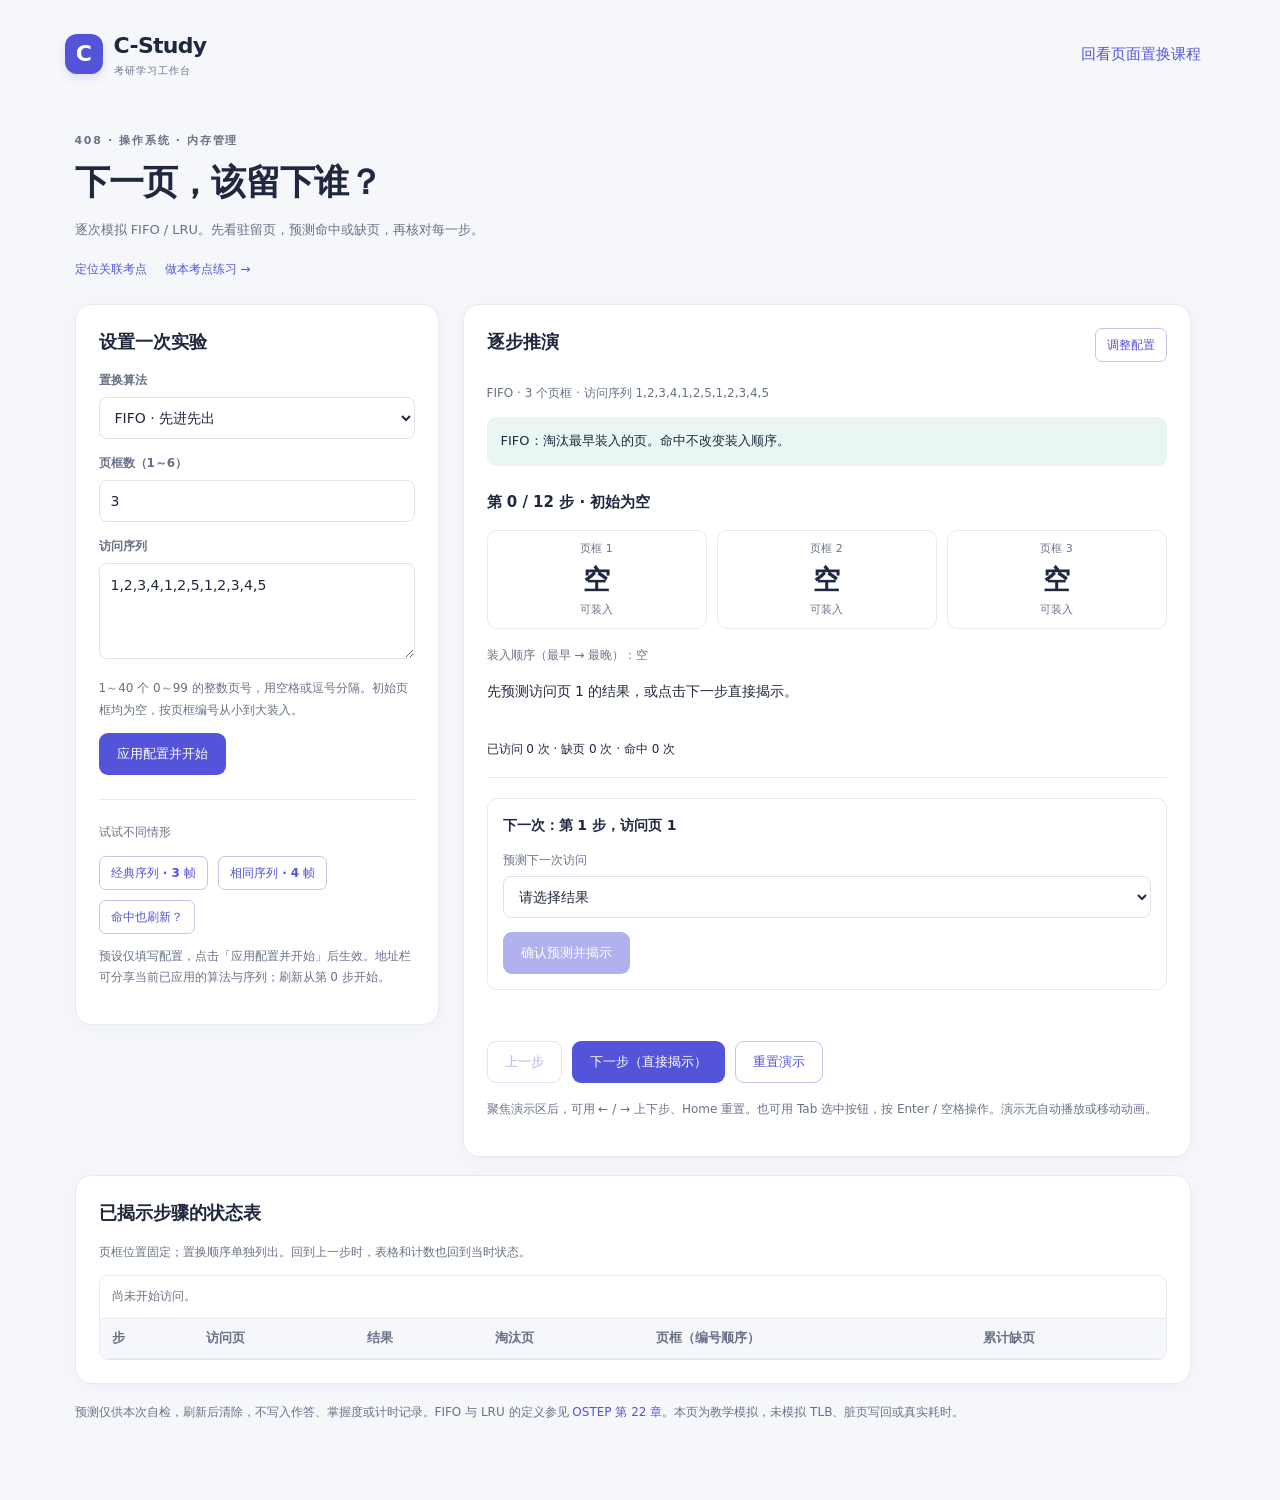
<file: algorithms.html>
<!DOCTYPE html>
<html lang="zh-CN">
<head>
  <meta charset="UTF-8">
  <meta name="viewport" content="width=device-width, initial-scale=1">
  <meta name="theme-color" content="#f6f7fb">
  <title>页面置换分步演示 · C-Study</title>
  <link rel="stylesheet" href="assets/study.css">
</head>
<body class="portal-body" data-subject="408">
  <header class="portal-header">
    <a class="app-logo" href="index.html"><span class="logo-mark" aria-hidden="true">C</span><span>C-Study<small>考研学习工作台</small></span></a>
    <a href="kaoyan-408/index.html#learn?lesson=Los03-2&amp;point=408.os03.p06">回看页面置换课程</a>
  </header>
  <main class="demo-main">
    <p class="eyebrow">408 · 操作系统 · 内存管理</p>
    <h1>下一页，该留下谁？</h1>
    <p class="muted">逐次模拟 FIFO / LRU。先看驻留页，预测命中或缺页，再核对每一步。</p>
    <div class="row demo-links"><a href="kaoyan-408/index.html#kp?point=408.os03.p06">定位关联考点</a><a href="kaoyan-408/index.html#pq?point=408.os03.p06">做本考点练习 →</a></div>
    <div class="demo-layout">
      <section class="card demo-config" aria-labelledby="configTitle">
        <h2 id="configTitle" tabindex="-1">设置一次实验</h2>
        <form id="demoForm">
          <label for="demoAlgorithm">置换算法</label>
          <select id="demoAlgorithm"><option value="fifo">FIFO · 先进先出</option><option value="lru">LRU · 最近最久未使用</option></select>
          <label for="demoFrames">页框数（1～6）</label>
          <input id="demoFrames" type="number" min="1" max="6" step="1" required>
          <label for="demoSequence">访问序列</label>
          <textarea id="demoSequence" rows="3" maxlength="500" required aria-describedby="sequenceHint"></textarea>
          <p class="muted" id="sequenceHint">1～40 个 0～99 的整数页号，用空格或逗号分隔。初始页框均为空，按页框编号从小到大装入。</p>
          <p class="muted" id="demoDirty" hidden>配置尚未应用，右侧仍演示上一次序列。</p>
          <button class="btn" type="submit">应用配置并开始</button>
        </form>
        <div class="demo-presets"><p class="muted">试试不同情形</p><div class="row"><button class="btn sm ghost" id="classicPreset" type="button">经典序列 · 3 帧</button><button class="btn sm ghost" id="fourPreset" type="button">相同序列 · 4 帧</button><button class="btn sm ghost" id="hitPreset" type="button">命中也刷新？</button></div></div>
        <p class="muted">预设仅填写配置，点击「应用配置并开始」后生效。地址栏可分享当前已应用的算法与序列；刷新从第 0 步开始。</p>
        <p class="storage-warning" id="demoError" role="alert" hidden></p>
      </section>
      <section class="card demo-player" aria-labelledby="playerTitle">
        <div class="demo-player-heading"><h2 id="playerTitle" tabindex="-1">逐步推演</h2><button class="btn sm ghost" id="editDemo" type="button">调整配置</button></div>
        <p class="muted" id="demoActive"></p>
        <p id="demoRule" class="demo-rule"></p>
        <div id="demoStage" tabindex="0" role="group" aria-label="页面置换演示区" aria-describedby="demoKeyboard">
          <p class="demo-step" id="demoStep"></p>
          <ol id="demoSlots" class="demo-slots" aria-label="当前物理页框"></ol>
          <p class="muted" id="demoOrder"></p>
          <p id="demoExplanation" role="status" aria-live="polite"></p>
          <p class="demo-counts" id="demoCounts"></p>
        </div>
        <div class="demo-prediction" id="demoPrediction">
          <p id="nextAccess"></p>
          <div id="predictionFields"><label for="predictKind">预测下一次访问</label><select id="predictKind"><option value="">请选择结果</option><option value="hit">命中</option><option value="load">缺页 · 装入空闲页框</option><option value="replace">缺页 · 淘汰驻留页</option></select>
          <div id="victimField" hidden><label for="predictVictim">将淘汰哪一页？</label><select id="predictVictim"></select></div>
          <button class="btn" id="predictNext" type="button" disabled>确认预测并揭示</button></div>
          <p class="muted" id="seenHint" hidden>此步已揭示过，使用「下一步」回看。</p>
        </div>
        <p id="demoFeedback" class="demo-feedback" role="status" aria-live="polite"></p>
        <div class="row demo-controls"><button class="btn ghost" id="demoPrevious" type="button">上一步</button><button class="btn" id="demoNext" type="button">下一步（直接揭示）</button><button class="btn ghost" id="demoReset" type="button">重置演示</button></div>
        <p class="muted" id="demoKeyboard">聚焦演示区后，可用 ← / → 上下步、Home 重置。也可用 Tab 选中按钮，按 Enter / 空格操作。演示无自动播放或移动动画。</p>
        <p id="demoConclusion" hidden></p>
      </section>
    </div>
    <section class="card demo-history" aria-labelledby="historyTitle">
      <h2 id="historyTitle">已揭示步骤的状态表</h2>
      <p class="muted">页框位置固定；置换顺序单独列出。回到上一步时，表格和计数也回到当时状态。</p>
      <div class="demo-table-wrap" tabindex="0" role="region" aria-label="页面置换状态表，可横向滚动"><table><caption class="muted" id="historyCaption">尚未开始访问。</caption><thead><tr><th scope="col">步</th><th scope="col">访问页</th><th scope="col">结果</th><th scope="col">淘汰页</th><th scope="col">页框（编号顺序）</th><th scope="col">累计缺页</th></tr></thead><tbody id="demoHistory"></tbody></table></div>
    </section>
    <p class="muted demo-footnote">预测仅供本次自检，刷新后清除，不写入作答、掌握度或计时记录。FIFO 与 LRU 的定义参见 <a href="https://pages.cs.wisc.edu/~remzi/OSTEP/vm-beyondphys-policy.pdf" target="_blank" rel="noopener noreferrer">OSTEP 第 22 章</a>。本页为教学模拟，未模拟 TLB、脏页写回或真实耗时。</p>
    <noscript><p class="storage-warning">请启用 JavaScript 使用分步演示；课程文字仍可回看。</p></noscript>
  </main>
  <script src="assets/replacement.js"></script>
  <script src="assets/replacement-page.js"></script>
</body>
</html>
</file>
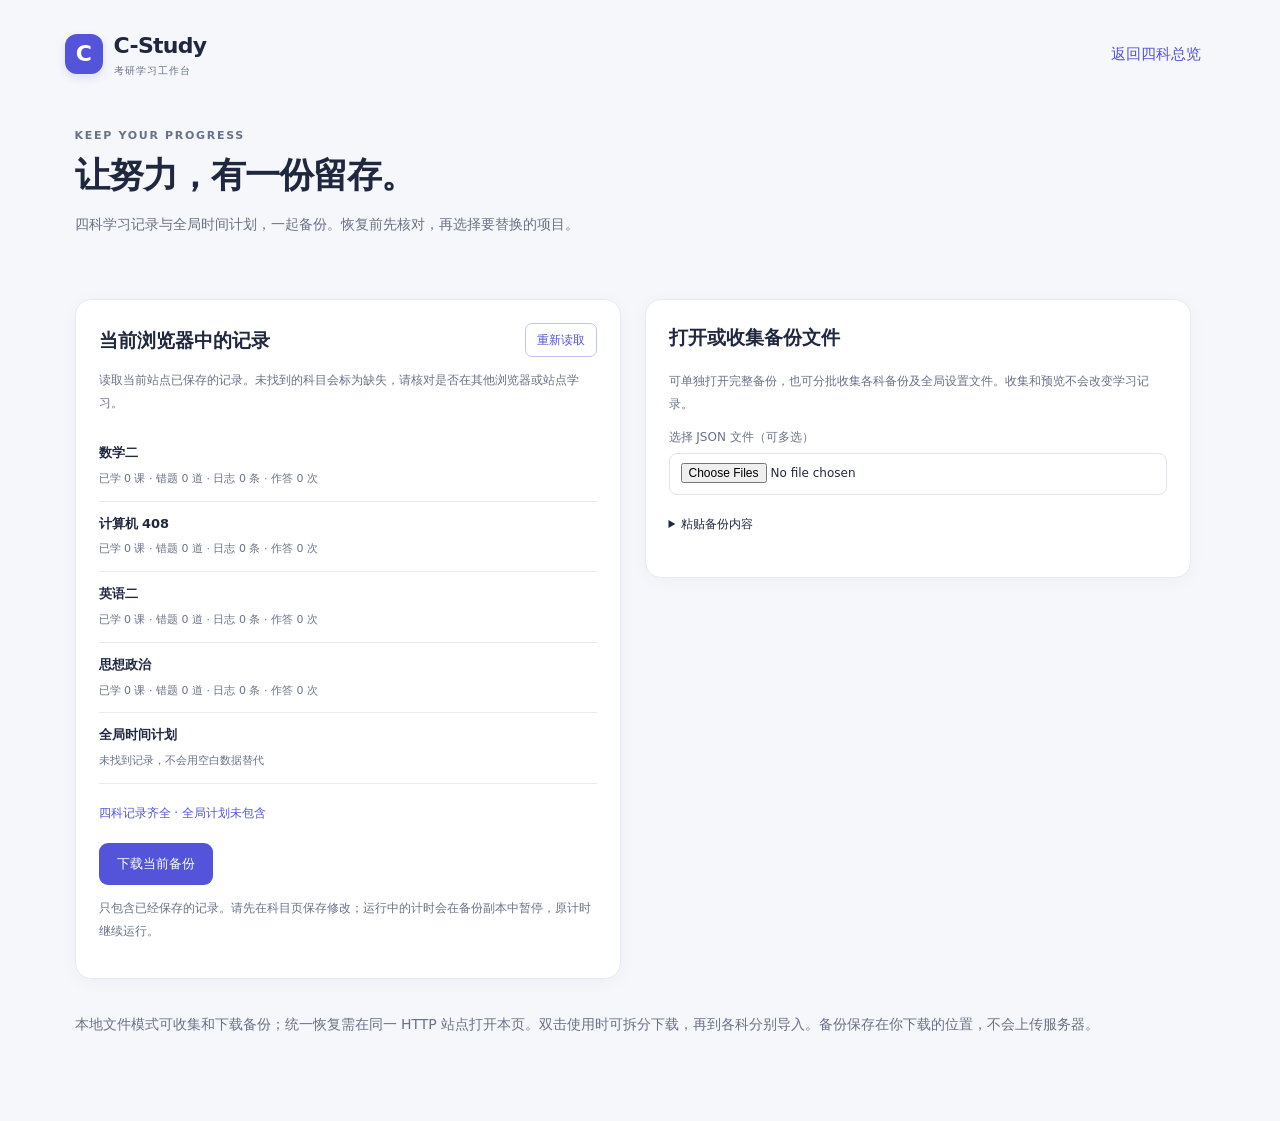
<file: backup.html>
<!DOCTYPE html>
<html lang="zh-CN">
<head>
  <meta charset="UTF-8">
  <meta name="viewport" content="width=device-width, initial-scale=1">
  <meta name="theme-color" content="#f6f7fb">
  <title>四科备份与恢复 · C-Study</title>
  <link rel="stylesheet" href="assets/study.css">
</head>
<body class="portal-body backup-body">
  <header class="portal-header">
    <a class="app-logo" href="index.html"><span class="logo-mark" aria-hidden="true">C</span><span>C-Study<small>考研学习工作台</small></span></a>
    <a href="index.html">返回四科总览</a>
  </header>
  <main class="backup-main">
    <p class="eyebrow">KEEP YOUR PROGRESS</p>
    <h1>让努力，有一份留存。</h1>
    <p class="muted">四科学习记录与全局时间计划，一起备份。恢复前先核对，再选择要替换的项目。</p>
    <p class="storage-warning" id="backupWarning" role="alert" hidden></p>
    <p id="backupStatus" role="status" aria-live="polite"></p>
    <div class="backup-layout">
      <section class="card" aria-labelledby="browserBackupTitle">
        <div class="backup-section-heading"><h2 id="browserBackupTitle">当前浏览器中的记录</h2><button class="btn sm ghost" type="button" id="refreshBackup">重新读取</button></div>
        <p class="muted backup-hint" id="backupOrigin"></p>
        <ul class="backup-rows" id="browserRecords"></ul>
        <p class="backup-completeness" id="browserCompleteness"></p>
        <button class="btn" type="button" id="exportFull">下载当前备份</button>
        <p class="muted backup-hint">只包含已经保存的记录。请先在科目页保存修改；运行中的计时会在备份副本中暂停，原计时继续运行。</p>
      </section>
      <section class="card" aria-labelledby="importBackupTitle">
        <h2 id="importBackupTitle" tabindex="-1">打开或收集备份文件</h2>
        <p class="muted backup-hint">可单独打开完整备份，也可分批收集各科备份及全局设置文件。收集和预览不会改变学习记录。</p>
        <label for="backupFiles">选择 JSON 文件（可多选）</label><input id="backupFiles" type="file" multiple accept="application/json,.json">
        <details class="backup-paste"><summary>粘贴备份内容</summary><label for="backupText">备份 JSON</label><textarea id="backupText" rows="4" spellcheck="false" placeholder="粘贴一份完整备份、科目备份或全局设置 JSON"></textarea><button class="btn sm ghost" type="button" id="readBackupText">读取粘贴内容</button></details>
        <div id="collectedBackup" hidden>
          <p class="backup-completeness" id="importCompleteness"></p>
          <fieldset class="backup-selection"><legend>选择要恢复的项目</legend><div id="importRecords"></div></fieldset>
          <div class="row"><button class="btn" type="button" id="previewRestore">预览选中恢复</button><button class="btn ghost" type="button" id="downloadCollection">下载已收集备份</button><button class="btn ghost" type="button" id="resetCollection">清空已收集文件</button></div>
          <details class="backup-extract"><summary>分别下载，去各科导入</summary><p class="muted backup-hint">拆分后的科目备份可在各科「设置与数据」导入；全局设置在时间计划页导入。</p><div class="row" id="extractBackups"></div></details>
          <p class="muted backup-hint">恢复会替换选中的整项记录，不合并新旧进度；未选中和备份缺失的项目保持原样。恢复后重新打开相关科目页。</p>
        </div>
      </section>
    </div>
    <section class="card backup-confirm" id="restoreConfirmation" hidden aria-labelledby="restoreConfirmTitle">
      <h2 id="restoreConfirmTitle" tabindex="-1">确认恢复范围</h2><p id="restoreConfirmText"></p>
      <p class="muted backup-hint">覆盖前会保留原文。若其他页面在预览后保存了记录，本次恢复会停止，请重新读取并预览。</p>
      <div class="row"><button class="btn danger" type="button" id="commitRestore">确认覆盖选中记录</button><button class="btn ghost" type="button" id="cancelRestore">取消本次恢复</button></div>
    </section>
    <section class="card backup-journal" id="restoreJournal" hidden aria-labelledby="restoreJournalTitle">
      <h2 id="restoreJournalTitle">上次恢复记录</h2><p class="backup-hint" id="journalStatus"></p>
      <div class="row"><button class="btn ghost" type="button" id="downloadJournal">下载恢复原文</button><button class="btn ghost" type="button" id="previewRollback">回滚上次恢复</button><button class="btn ghost" type="button" id="previewFinishJournal">结束恢复处理</button></div>
      <p class="muted backup-hint">回滚只还原仍保持本次恢复结果的项目，后续已被其他页面改动的记录会保留并标出。这里只保留最近一次恢复原文，不能替代下载的文件备份。</p>
      <div id="journalConfirmation" hidden><p id="journalConfirmText"></p><div class="row"><button class="btn danger" type="button" id="commitJournalAction">确认处理恢复记录</button><button class="btn ghost" type="button" id="cancelJournalAction">取消</button></div></div>
    </section>
    <section class="card" id="restoreResult" hidden aria-labelledby="restoreResultTitle"><h2 id="restoreResultTitle" tabindex="-1">处理结果</h2><p id="restoreResultMessage"></p><ul class="backup-rows" id="restoreResultRows"></ul><a class="btn ghost" href="index.html">返回四科总览</a></section>
    <p class="muted backup-hint">本地文件模式可收集和下载备份；统一恢复需在同一 HTTP 站点打开本页。双击使用时可拆分下载，再到各科分别导入。备份保存在你下载的位置，不会上传服务器。</p>
    <noscript><p class="storage-warning">请启用 JavaScript 以备份或恢复学习记录。</p></noscript>
  </main>
  <script src="assets/common.js"></script>
  <script src="assets/storage.js"></script>
  <script src="assets/planner.js"></script>
  <script src="assets/plan-catalog.js"></script>
  <script src="assets/backup.js"></script>
  <script src="assets/backup-page.js"></script>
</body>
</html>
</file>
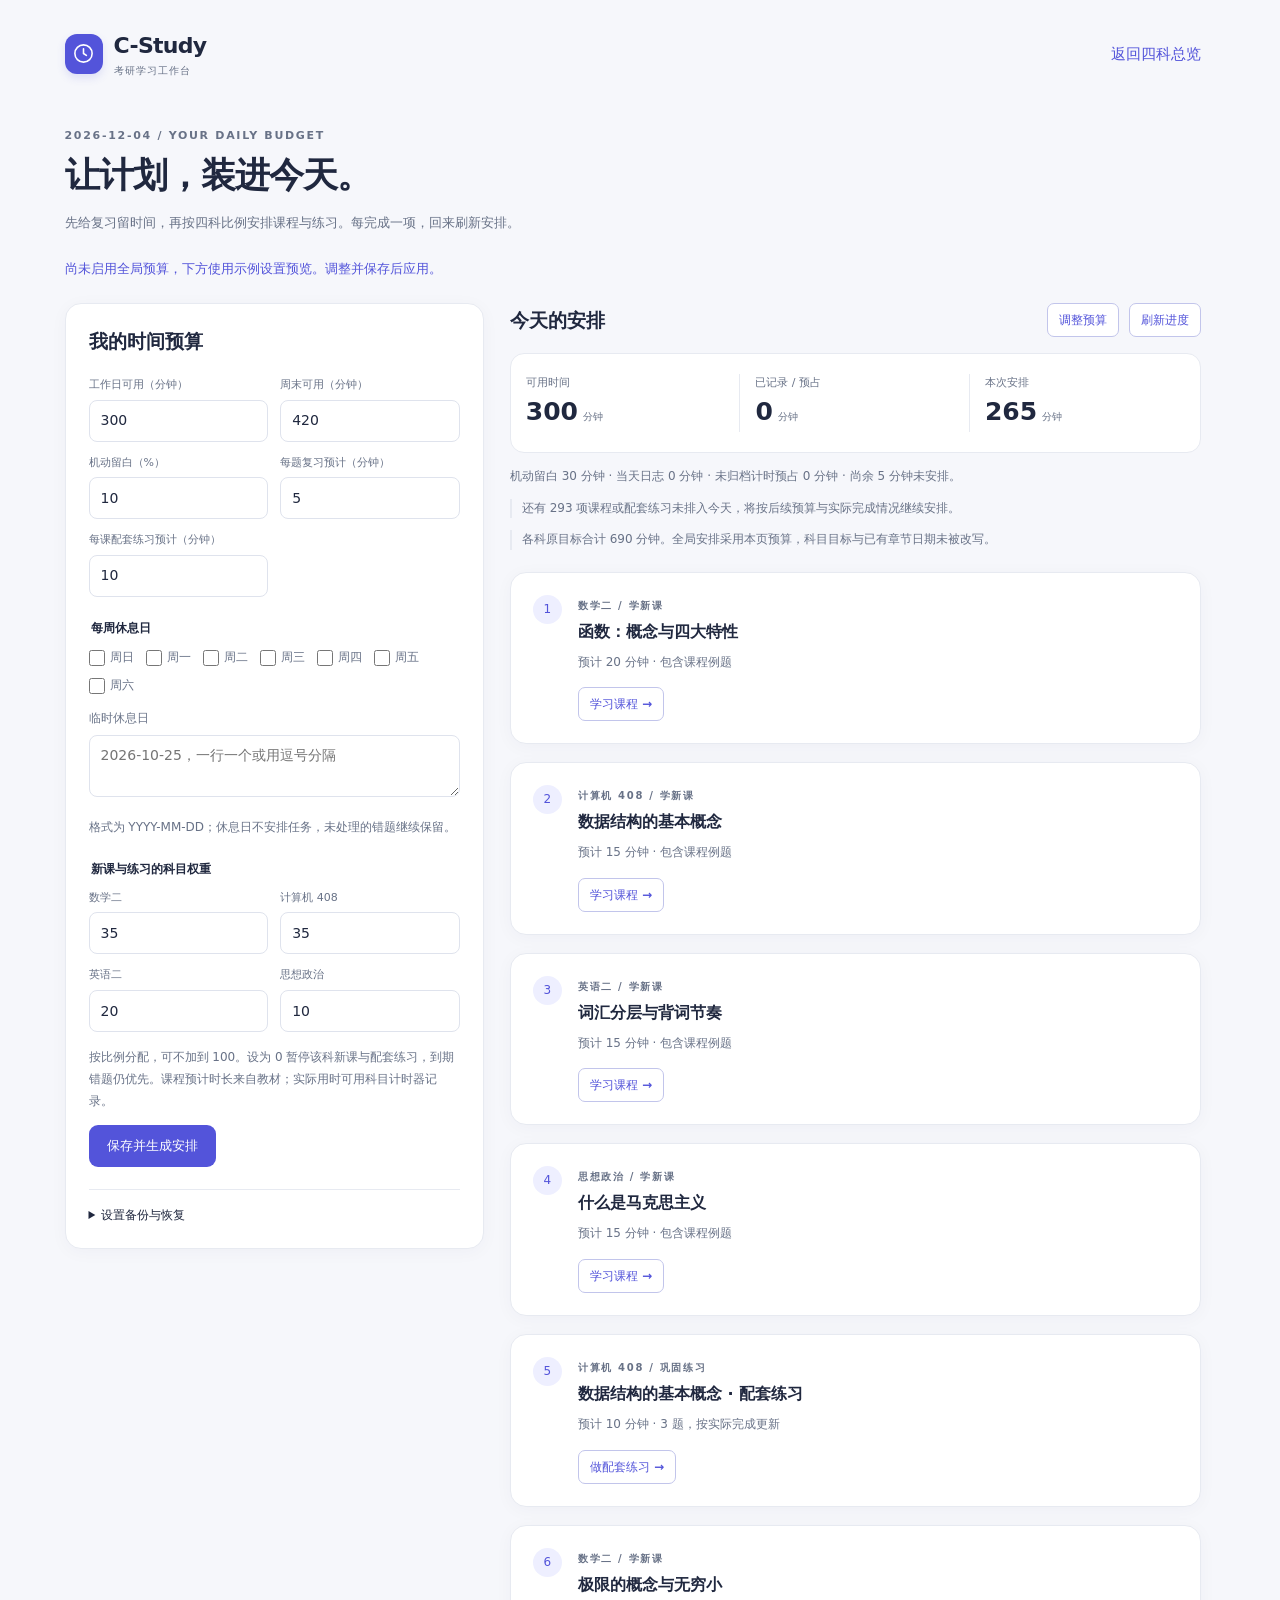
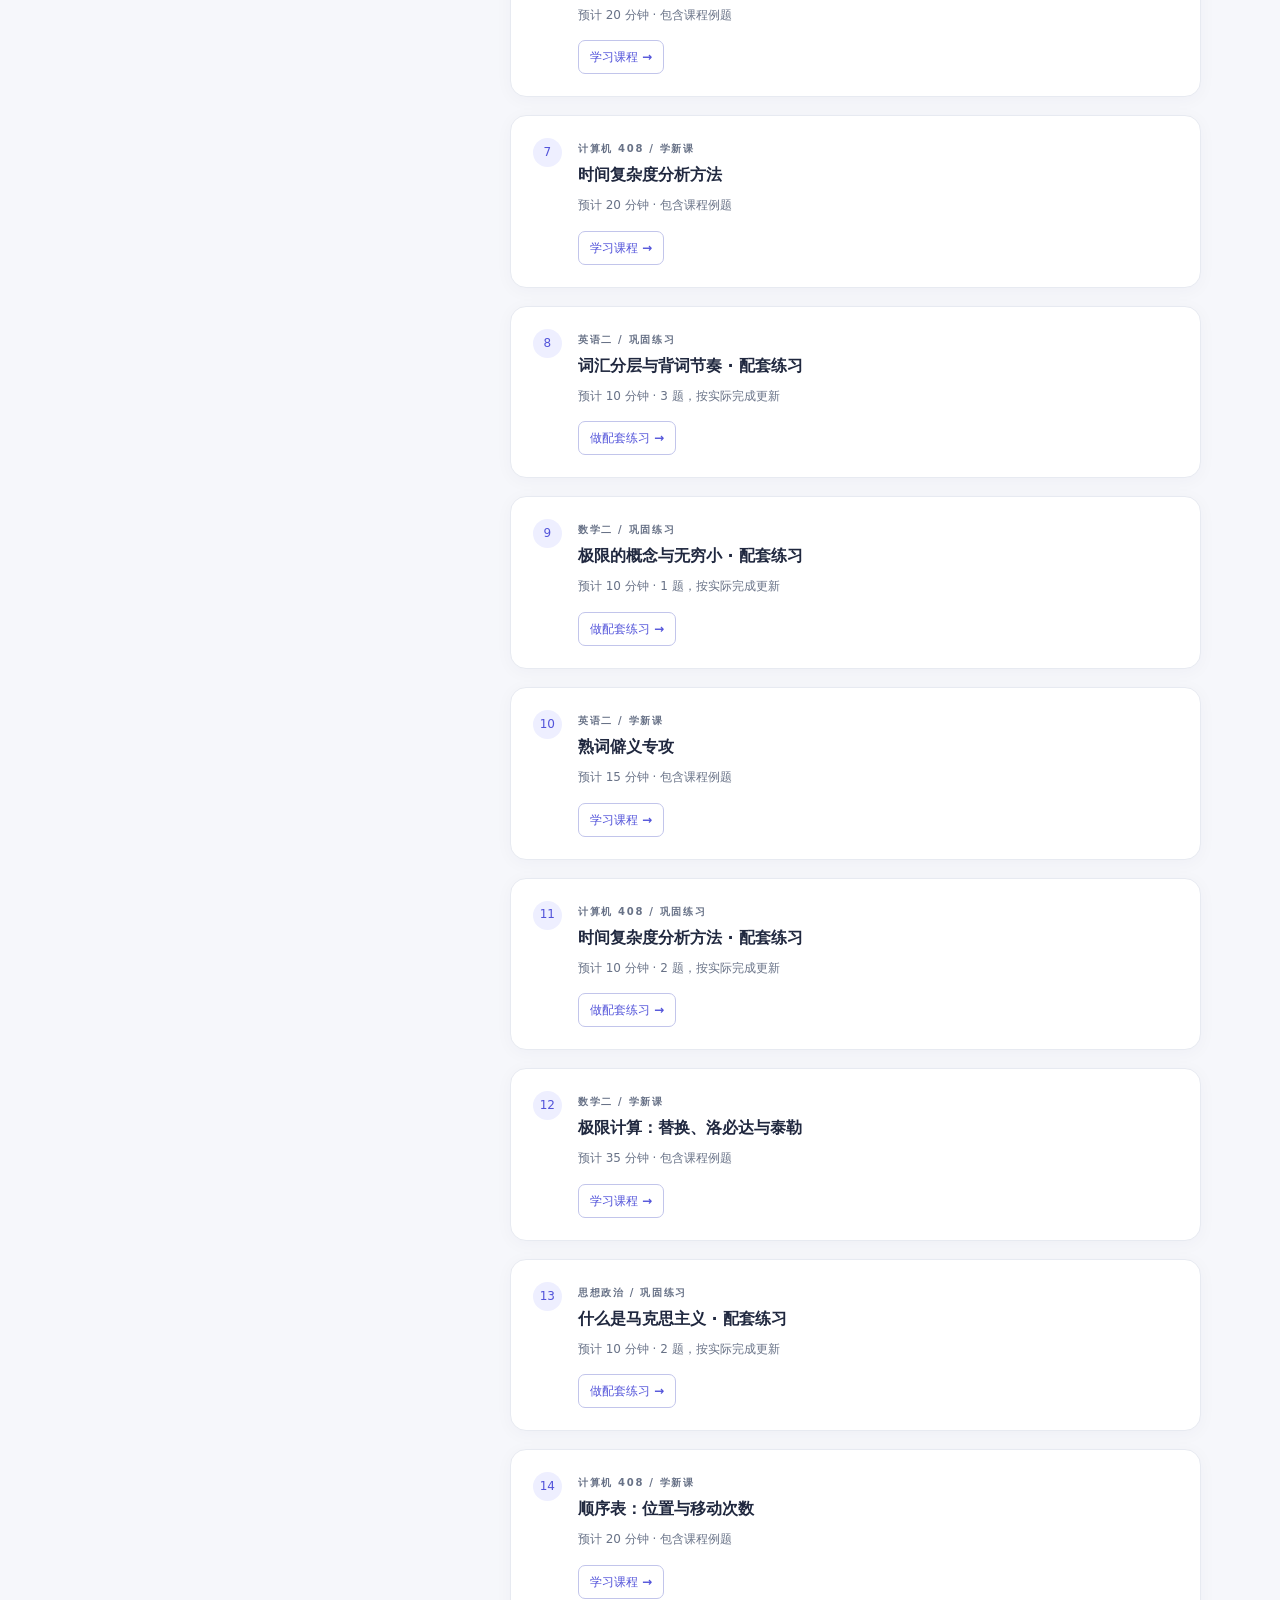
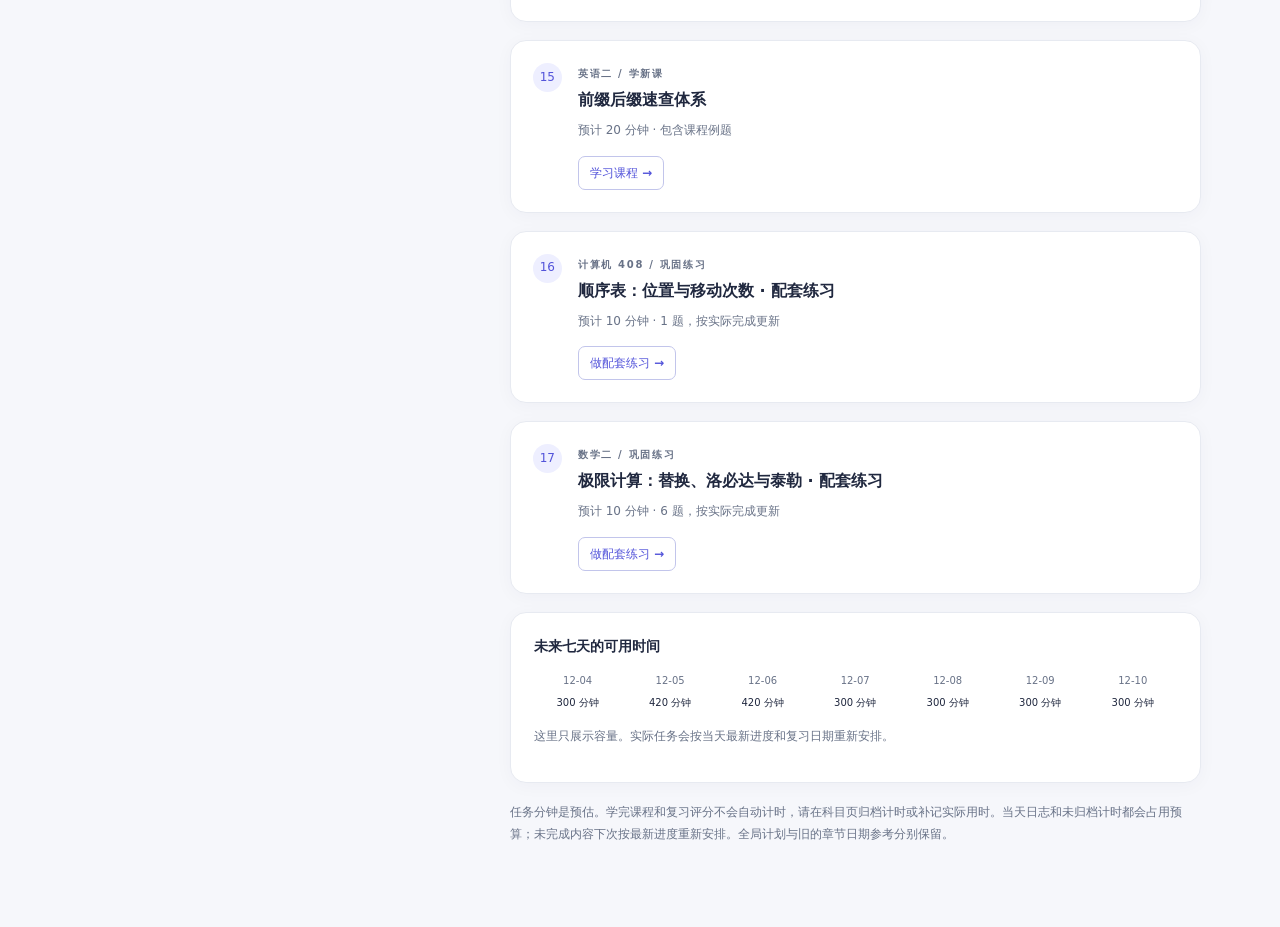
<file: plan.html>
<!DOCTYPE html>
<html lang="zh-CN">
<head>
  <meta charset="UTF-8">
  <meta name="viewport" content="width=device-width, initial-scale=1">
  <meta name="theme-color" content="#f6f7fb">
  <title>全局时间计划 · C-Study</title>
  <link rel="stylesheet" href="assets/study.css">
</head>
<body class="portal-body planner-body">
  <header class="portal-header">
    <a class="app-logo" href="index.html"><span class="logo-mark" aria-hidden="true">C</span><span>C-Study<small>考研学习工作台</small></span></a>
    <a href="index.html">返回四科总览</a>
  </header>
  <main class="planner-main">
    <p class="eyebrow" id="planDate">MAKE ROOM FOR PROGRESS</p>
    <h1>让计划，装进今天。</h1>
    <p class="muted">先给复习留时间，再按四科比例安排课程与练习。每完成一项，回来刷新安排。</p>
    <p class="storage-warning" id="planWarning" role="alert" hidden></p>
    <p class="planner-status" id="planStatus" role="status" aria-live="polite"></p>
    <div class="planner-layout">
      <section class="card planner-config" aria-labelledby="budgetTitle">
        <h2 id="budgetTitle" tabindex="-1">我的时间预算</h2>
        <form id="budgetForm">
          <div class="budget-fields">
            <div><label for="weekdayMinutes">工作日可用（分钟）</label><input id="weekdayMinutes" type="number" min="0" max="1440" step="1" required></div>
            <div><label for="weekendMinutes">周末可用（分钟）</label><input id="weekendMinutes" type="number" min="0" max="1440" step="1" required></div>
            <div><label for="reservePercent">机动留白（%）</label><input id="reservePercent" type="number" min="0" max="50" step="1" required></div>
            <div><label for="reviewMinutes">每题复习预计（分钟）</label><input id="reviewMinutes" type="number" min="1" max="60" step="1" required></div>
            <div><label for="practiceMinutes">每课配套练习预计（分钟）</label><input id="practiceMinutes" type="number" min="1" max="60" step="1" required></div>
          </div>
          <fieldset class="budget-days"><legend>每周休息日</legend><div id="restDays"></div></fieldset>
          <label for="restDates">临时休息日</label><textarea id="restDates" rows="2" placeholder="2026-10-25，一行一个或用逗号分隔" aria-describedby="restHint"></textarea>
          <p id="restHint" class="muted budget-hint">格式为 YYYY-MM-DD；休息日不安排任务，未处理的错题继续保留。</p>
          <fieldset class="budget-weights"><legend>新课与练习的科目权重</legend><div class="budget-fields" id="budgetWeights"></div></fieldset>
          <p class="muted budget-hint">按比例分配，可不加到 100。设为 0 暂停该科新课与配套练习，到期错题仍优先。课程预计时长来自教材；实际用时可用科目计时器记录。</p>
          <button class="btn" type="submit">保存并生成安排</button>
        </form>
        <details class="budget-recovery"><summary>设置备份与恢复</summary><p class="muted budget-hint">全局预算单独保存。恢复会先保留被覆盖的原文，课程和错题记录不受影响。需要一起迁移时使用 <a href="backup.html">四科备份与恢复</a>。</p><div class="row">
          <button class="btn sm ghost" id="downloadDraft" type="button">下载设置草稿</button>
          <button class="btn sm ghost" id="downloadOriginal" type="button">下载设置原文</button>
          <button class="btn sm ghost" id="downloadArchived" type="button">下载覆盖前设置</button>
          <button class="btn sm ghost" id="reloadBudget" type="button">重新读取设置</button>
          <button class="btn sm ghost" id="restoreBudget" type="button">恢复上一份设置</button>
        </div><label for="importBudget">导入全局设置</label><input id="importBudget" type="file" accept="application/json,.json"></details>
      </section>
      <section class="planner-result" aria-labelledby="tasksTitle">
        <div class="planner-result-heading"><h2 id="tasksTitle" tabindex="-1">今天的安排</h2><div class="row"><a class="btn sm ghost" href="#budgetTitle">调整预算</a><button class="btn sm ghost" type="button" id="refreshPlan">刷新进度</button></div></div>
        <div id="budgetSummary" class="budget-summary"></div>
        <p class="muted budget-hint" id="budgetExplanation"></p>
        <div class="planner-notices" id="planNotices"></div>
        <ol class="budget-tasks" id="planTasks"></ol>
        <section class="card budget-week" aria-labelledby="weekTitle"><h3 id="weekTitle">未来七天的可用时间</h3><div id="weekBudget"></div><p class="muted budget-hint">这里只展示容量。实际任务会按当天最新进度和复习日期重新安排。</p></section>
        <p class="muted budget-hint">任务分钟是预估。学完课程和复习评分不会自动计时，请在科目页归档计时或补记实际用时。当天日志和未归档计时都会占用预算；未完成内容下次按最新进度重新安排。全局计划与旧的章节日期参考分别保留。</p>
      </section>
    </div>
    <noscript><p class="storage-warning">请启用 JavaScript 以生成全局计划。</p></noscript>
  </main>
  <script src="assets/common.js"></script>
  <script src="assets/storage.js"></script>
  <script src="assets/content.js"></script>
  <script src="assets/planner.js"></script>
  <script src="assets/plan-catalog.js"></script>
  <script src="assets/planner-page.js"></script>
</body>
</html>
</file>
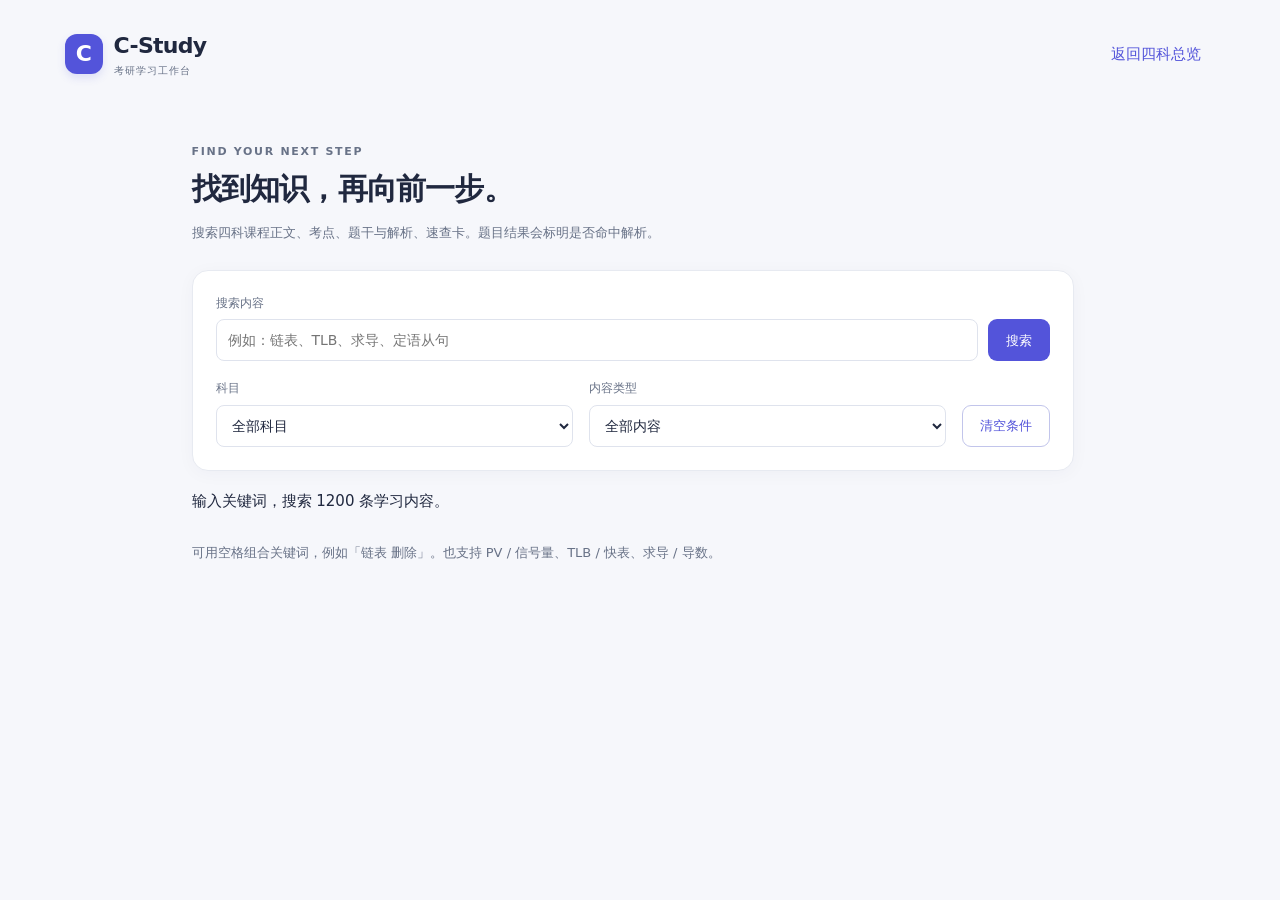
<file: search.html>
<!DOCTYPE html>
<html lang="zh-CN">
<head>
  <meta charset="UTF-8">
  <meta name="viewport" content="width=device-width, initial-scale=1">
  <meta name="theme-color" content="#f6f7fb">
  <title>四科搜索 · C-Study</title>
  <link rel="stylesheet" href="assets/study.css">
</head>
<body class="portal-body search-body">
  <header class="portal-header">
    <a class="app-logo" href="index.html"><span class="logo-mark" aria-hidden="true">C</span><span>C-Study<small>考研学习工作台</small></span></a>
    <a href="index.html">返回四科总览</a>
  </header>
  <main class="search-main">
    <p class="eyebrow">FIND YOUR NEXT STEP</p>
    <h1>找到知识，再向前一步。</h1>
    <p class="muted">搜索四科课程正文、考点、题干与解析、速查卡。题目结果会标明是否命中解析。</p>
    <form id="searchForm" class="card search-form" action="search.html" role="search">
      <label for="searchQuery">搜索内容</label>
      <div class="search-input-row"><input type="search" id="searchQuery" name="q" maxlength="200" placeholder="例如：链表、TLB、求导、定语从句" autocomplete="off"><button class="btn" type="submit">搜索</button></div>
      <div class="search-filters">
        <div><label for="searchSubject">科目</label><select name="subject" id="searchSubject"><option value="">全部科目</option><option value="math2">数学二</option><option value="408">计算机 408</option><option value="en2">英语二</option><option value="politics">思想政治</option></select></div>
        <div><label for="searchType">内容类型</label><select name="type" id="searchType"><option value="">全部内容</option><option value="point">考点</option><option value="lesson">课程</option><option value="question">题目</option><option value="card">速查卡</option></select></div>
        <button class="btn ghost" id="resetSearch" type="button">清空条件</button>
      </div>
    </form>
    <p id="searchStatus" role="status" aria-live="polite" aria-atomic="true">正在准备搜索内容…</p>
    <section id="searchResults" aria-label="搜索结果"></section>
    <button class="btn ghost search-more" id="searchMore" type="button" hidden>再显示 20 条</button>
    <p class="muted search-help">可用空格组合关键词，例如「链表 删除」。也支持 PV / 信号量、TLB / 快表、求导 / 导数。</p>
    <noscript><p class="storage-warning">请启用 JavaScript 后搜索课程和题目。</p></noscript>
  </main>
  <script src="assets/common.js"></script>
  <script src="assets/search.js"></script>
  <script src="assets/search-index.js"></script>
  <script src="assets/search-page.js"></script>
</body>
</html>
</file>
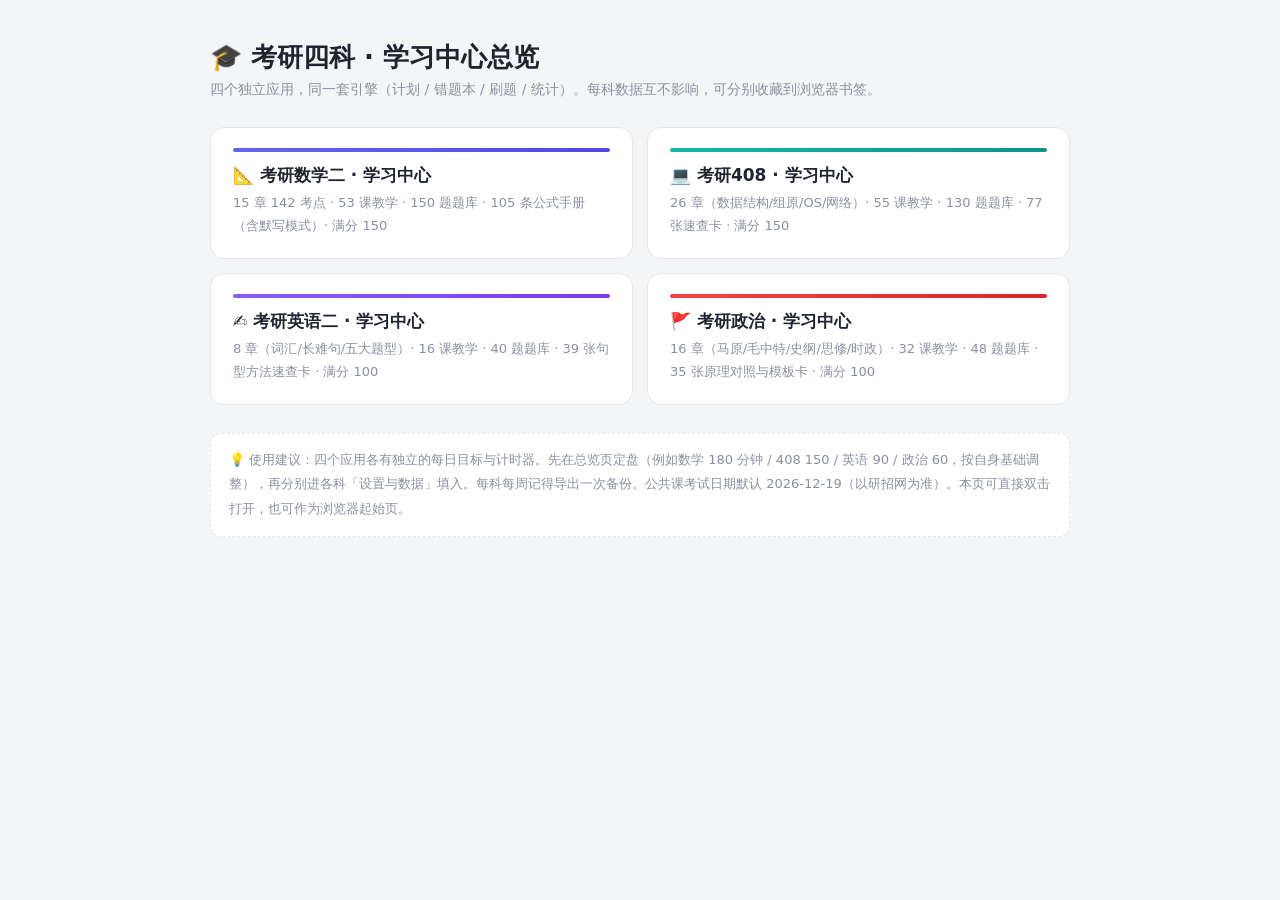
<file: 考研四科学习中心.html>
<!DOCTYPE html>
<html lang="zh-CN">
<head>
<meta charset="UTF-8">
<meta name="viewport" content="width=device-width, initial-scale=1">
<title>考研四科 · 学习中心总览</title>
<style>
:root{--ink:#1f2430;--muted:#8a919e;--line:#e5e7eb;--bg:#f4f5f7}
*{box-sizing:border-box}
body{margin:0;font-family:"Segoe UI","Microsoft YaHei",system-ui,sans-serif;background:var(--bg);color:var(--ink)}
.wrap{max-width:900px;margin:0 auto;padding:40px 20px 60px}
h1{font-size:26px;margin:0 0 6px}
.sub{color:var(--muted);margin:0 0 28px;font-size:14px}
.grid{display:grid;grid-template-columns:repeat(auto-fit,minmax(280px,1fr));gap:14px}
.card{background:#fff;border:1px solid var(--line);border-radius:14px;padding:20px 22px;text-decoration:none;color:var(--ink);display:block;transition:box-shadow .2s,transform .2s}
.card:hover{transform:translateY(-2px);box-shadow:0 6px 18px rgba(15,23,42,.08)}
.card .t{font-weight:700;font-size:17px;margin-bottom:4px}
.card .d{color:var(--muted);font-size:13px;line-height:1.8}
.bar{height:4px;border-radius:4px;margin-bottom:12px}
.b-math{background:linear-gradient(90deg,#6366f1,#4f46e5)}
.b-408{background:linear-gradient(90deg,#14b8a6,#0d9488)}
.b-en{background:linear-gradient(90deg,#8b5cf6,#7c3aed)}
.b-pol{background:linear-gradient(90deg,#ef4444,#dc2626)}
.tip{margin-top:28px;background:#fff;border:1px dashed var(--line);border-radius:12px;padding:14px 18px;color:var(--muted);font-size:13px;line-height:1.9}
a{color:#4f46e5}
</style>
</head>
<body>
<div class="wrap">
  <h1>🎓 考研四科 · 学习中心总览</h1>
  <p class="sub">四个独立应用，同一套引擎（计划 / 错题本 / 刷题 / 统计）。每科数据互不影响，可分别收藏到浏览器书签。</p>
  <div class="grid">
    <a class="card" href="kaoyan-math2/index.html">
      <div class="bar b-math"></div>
      <div class="t">📐 考研数学二 · 学习中心</div>
      <div class="d">15 章 142 考点 · 53 课教学 · 150 题题库 · 105 条公式手册（含默写模式）· 满分 150</div>
    </a>
    <a class="card" href="kaoyan-408/index.html">
      <div class="bar b-408"></div>
      <div class="t">💻 考研408 · 学习中心</div>
      <div class="d">26 章（数据结构/组原/OS/网络）· 55 课教学 · 130 题题库 · 77 张速查卡 · 满分 150</div>
    </a>
    <a class="card" href="kaoyan-en2/index.html">
      <div class="bar b-en"></div>
      <div class="t">✍️ 考研英语二 · 学习中心</div>
      <div class="d">8 章（词汇/长难句/五大题型）· 16 课教学 · 40 题题库 · 39 张句型方法速查卡 · 满分 100</div>
    </a>
    <a class="card" href="kaoyan-politics/index.html">
      <div class="bar b-pol"></div>
      <div class="t">🚩 考研政治 · 学习中心</div>
      <div class="d">16 章（马原/毛中特/史纲/思修/时政）· 32 课教学 · 48 题题库 · 35 张原理对照与模板卡 · 满分 100</div>
    </a>
  </div>
  <div class="tip">
    💡 使用建议：四个应用各有独立的每日目标与计时器。先在总览页定盘（例如数学 180 分钟 / 408 150 / 英语 90 / 政治 60，按自身基础调整），再分别进各科「设置与数据」填入。每科每周记得导出一次备份。公共课考试日期默认 2026-12-19（以研招网为准）。本页可直接双击打开，也可作为浏览器起始页。
  </div>
</div>
</body>
</html>
</file>
<file: assets/study.css>
/* Shared workspace and portal design. All assets are local and build-free. */
:root{--bg:#f6f7fb;--card:#fff;--ink:#20283f;--muted:#687287;--line:#e7eaf1;--acc:#5354da;--accent-soft:#eeefff;--ok:#16845c;--warn:#b96b13;--hot:#c63c50;--radius:16px;--sidebar:232px;--shadow:0 3px 18px rgba(33,40,71,.035)}
[data-subject="408"]{--acc:#117d72;--accent-soft:#e9f6f2}
[data-subject="en2"]{--acc:#8053c5;--accent-soft:#f3edfc}
[data-subject="politics"]{--acc:#bd4759;--accent-soft:#fff0f1}
*{box-sizing:border-box}
[hidden]{display:none!important}
html{scroll-padding-top:100px;scrollbar-gutter:stable}
body{margin:0;background:var(--bg);color:var(--ink);font-family:"Segoe UI","Microsoft YaHei","PingFang SC",system-ui,sans-serif;font-size:15px;line-height:1.6;-webkit-font-smoothing:antialiased}
button,input,select,textarea{font:inherit}
button,a,input,select,textarea,summary{-webkit-tap-highlight-color:transparent}
button,summary{touch-action:manipulation}
button{cursor:pointer}
a{color:var(--acc);text-decoration:none}
a:hover{text-decoration:underline}
button:focus-visible,a:focus-visible,input:focus-visible,textarea:focus-visible,select:focus-visible,summary:focus-visible,[tabindex]:focus-visible{outline:3px solid var(--acc);outline-offset:4px}
button:disabled{opacity:.45;cursor:not-allowed;filter:none!important;transform:none!important}
h1,h2,h3,h4,p{overflow-wrap:anywhere}
h1{font-size:30px;line-height:1.3;letter-spacing:-.8px;margin:5px 0 8px;font-weight:750}
h2{font-size:23px;line-height:1.5;margin:12px 0}
h3{font-size:16px;margin:0 0 16px;font-weight:650;line-height:1.5}
h4{font-size:15px}
.ui-icon{width:20px;height:20px;flex-shrink:0;display:inline-block;vertical-align:middle}
.muted{color:var(--muted);font-size:13px;line-height:1.8}
.eyebrow{font-size:11px;font-weight:650;letter-spacing:1.7px;text-transform:uppercase;color:var(--muted);margin:0}
.sidebar{position:fixed;inset:0 auto 0 0;width:var(--sidebar);background:#fff;border-right:1px solid var(--line);padding:25px 18px 18px;display:flex;flex-direction:column;z-index:15;overflow-y:auto;scrollbar-width:thin}
.app-logo{display:flex;align-items:center;gap:11px;color:var(--ink);font-weight:750;font-size:22px;letter-spacing:-.7px;padding:0 8px;text-decoration:none!important}
.app-logo small{display:block;color:var(--muted);font-size:10px;letter-spacing:1.5px;font-weight:400;margin-top:0}
.logo-mark{width:38px;height:40px;border-radius:12px;background:var(--acc);color:#fff;display:grid;place-items:center;box-shadow:0 4px 9px color-mix(in srgb,var(--acc) 15%,transparent)}
.logo-mark .ui-icon{width:23px;height:23px}
.subject-picker{margin:30px 6px 24px}
.subject-picker label{font-size:11px;margin-bottom:8px}
.subject-picker select{background:#f7f8fb;border:1px solid var(--line);padding:10px;font-size:14px;font-weight:600}
.nav-caption{font-size:10px;letter-spacing:2px;color:#8a92a3;padding-left:14px;margin:0 0 10px}
nav#tabs{display:flex;flex-direction:column;gap:5px}
nav#tabs button{display:flex;align-items:center;gap:13px;text-align:left;border:0;border-radius:10px;background:transparent;color:var(--muted);padding:12px 15px;font-size:14px;transition:background .15s,color .15s}
nav#tabs button:hover{background:var(--bg);color:var(--ink)}
nav#tabs button.active{background:var(--accent-soft);color:var(--acc);font-weight:650}
nav#tabs button[data-tab="kp"]{margin-top:15px}
.sidebar-footer{margin-top:auto;padding:22px 12px 0;color:var(--muted);font-size:11px}
.sidebar-footer a{display:flex;align-items:center;gap:8px;margin-top:13px;color:var(--muted)}
.sidebar-footer .ui-icon{width:15px;height:15px}
.offline-dot{display:inline-block;width:6px;height:6px;border-radius:50%;background:#289b78;margin-right:5px}
header{position:sticky;top:0;z-index:10;min-height:76px;margin-left:var(--sidebar);padding:15px 36px;background:rgba(255,255,255,.94);border-bottom:1px solid var(--line);display:flex;align-items:center;justify-content:space-between;gap:12px;backdrop-filter:blur(12px)}
.brand{display:flex;align-items:center;gap:10px;font-size:15px;font-weight:650}
.brand small{font-size:11px;font-weight:400;color:var(--muted);margin-left:12px}
.subject-symbol{color:var(--acc);display:grid;place-items:center;width:32px;height:32px;background:var(--accent-soft);border-radius:10px}
.countdown{color:var(--muted);font-size:12px}
.countdown b{color:var(--ink);font-size:21px;margin:0 5px;font-variant-numeric:tabular-nums}
.mobile-home,.mobile-nav,.more-menu{display:none}
main{margin:0 auto 0 calc(var(--sidebar) + max(0px,(100vw - var(--sidebar) - 1290px)/2));max-width:1290px;padding:32px 36px 110px;min-width:0}
.page-heading{display:flex;align-items:center;justify-content:space-between;gap:16px;margin-bottom:27px}
.page-heading h1:focus{outline:none}
.page-heading p:not(.eyebrow){font-size:13px;color:var(--muted);margin:0}
.workspace-badge{display:flex;align-items:center;gap:7px;color:#8991a2;font-size:11px;white-space:nowrap}
.workspace-badge .ui-icon{width:15px}
.tab{display:none;min-width:0}
.tab.active{display:block;animation:enter .18s ease-out}
@keyframes enter{from{opacity:.5;transform:translateY(3px)}to{opacity:1;transform:translateY(0)}}
.card{background:var(--card);border:1px solid var(--line);border-radius:var(--radius);padding:23px;margin-bottom:18px;box-shadow:var(--shadow);min-width:0}
.study-hero{background:linear-gradient(115deg,var(--accent-soft),#f8f9ff);border:1px solid color-mix(in srgb,var(--acc) 13%,var(--line));border-radius:20px;padding:29px 32px;display:flex;justify-content:space-between;align-items:center;gap:24px;margin-bottom:22px;overflow:hidden;position:relative}
.hero-copy{position:relative;z-index:1;min-width:0}
.hero-label{font-size:11px;color:var(--acc);letter-spacing:1px;display:flex;align-items:center;gap:8px}
.hero-label .ui-icon{width:15px;height:15px}
.hero-copy h2{font-size:25px;margin:10px 0 5px;letter-spacing:-.5px}
.hero-copy p{font-size:12px;color:var(--muted);margin:0}
.hero-actions{display:flex;flex-wrap:wrap;gap:10px;margin-top:23px}
.hero-art{position:relative;flex:0 0 180px;height:150px;display:grid;place-items:center;color:var(--acc)}
.hero-art>span{background:#fff9;box-shadow:0 6px 25px #4c4c7c09;width:80px;height:80px;border-radius:22px;display:grid;place-items:center;transform:rotate(-9deg);border:1px solid #fff}
.hero-art>span .ui-icon{width:40px;height:40px}
.hero-art small{position:absolute;font-size:8px;line-height:1.5;letter-spacing:2px;right:0;bottom:0;opacity:.6}
.orbit{position:absolute;width:165px;height:105px;border:1px solid color-mix(in srgb,var(--acc) 15%,transparent);border-radius:50%;transform:rotate(-30deg)}
.orbit-two{transform:rotate(45deg)}
.btn{display:inline-flex;justify-content:center;align-items:center;gap:8px;border:1px solid transparent;background:var(--acc);color:#fff;border-radius:9px;padding:10px 17px;min-height:42px;font-size:13px;font-weight:550;line-height:1.5;transition:filter .15s,box-shadow .15s;max-width:100%;text-decoration:none!important}
.btn .ui-icon{width:16px;height:16px}
.text-button{border:0;padding:0;background:none;color:var(--acc);font-size:inherit;text-decoration:underline;text-underline-offset:3px}
.btn:hover:not(:disabled){filter:brightness(.94);box-shadow:0 3px 9px #1f254015}
.btn.ghost{background:#fff;color:var(--acc);border-color:color-mix(in srgb,var(--acc) 25%,var(--line))}
.btn.ok{background:var(--ok)}
.btn.warn{background:var(--warn)}
.btn.danger{background:#fff1f2;color:#b02f45;border-color:#f9d9e0}
.btn.sm{font-size:12px;padding:6px 11px;min-height:34px;border-radius:7px}
.row{display:flex;gap:10px;flex-wrap:wrap;align-items:center}
form .row{align-items:flex-start}
.stat-grid{display:grid;grid-template-columns:repeat(5,minmax(0,1fr));gap:13px;margin-bottom:23px}
.stat-grid .card{margin:0;padding:17px 18px;border-radius:13px;box-shadow:none}
.stat>div:first-child{display:flex;align-items:center;gap:6px}
.stat .icon{display:none}
.stat .muted{font-size:11px}
.stat .big{font-size:27px;font-weight:700;letter-spacing:-1px;line-height:1.4;margin:7px 0}
.unit{font-size:11px;color:var(--muted);font-weight:400;letter-spacing:0;margin-left:4px}
.stat .phase-chip{font-size:10px;padding:0 6px;margin:0}
.stat .pbar{height:4px;margin:7px 0 2px}
#statsCards{grid-template-columns:repeat(4,minmax(0,1fr))}
.dash-grid{display:grid;grid-template-columns:minmax(0,1.6fr) minmax(270px,1fr);gap:20px;align-items:start}
.dash-grid>.card{margin:0}
.plan-card{grid-column:1;grid-row:1}
.review-card{grid-column:1;grid-row:2}
.timer-card{grid-column:2;grid-row:1 / span 2}
.mastery-card{grid-column:1 / -1}
.pbar{height:6px;background:#edf0f5;border-radius:99px;overflow:hidden}
.pfill{height:100%;background:var(--acc);border-radius:99px;transition:width .2s}
.phase-chip{display:inline-block;background:var(--accent-soft);color:var(--acc);padding:3px 10px;border-radius:6px;font-size:11px;font-weight:600;margin-bottom:12px}
.plan-item{padding:4px 0 16px;margin-bottom:6px;border-bottom:1px solid var(--line)}
.plan-item>b{font-size:16px;display:block;margin-bottom:7px}
.plan-item .pbar{margin-top:13px}
.plan-item .muted{font-size:12px}
.timer-display{font-size:49px;font-weight:650;text-align:center;font-variant-numeric:tabular-nums;letter-spacing:-2px;line-height:1.3;margin:24px 0}
.timer-card>.row{justify-content:center}
.quick-entry{margin-top:25px;border-top:1px solid var(--line);padding-top:14px}
.quick-entry summary{font-size:11px;color:var(--muted);cursor:pointer}
.quick-entry .row{margin-top:13px;gap:8px}
.quick-entry input,.quick-entry select{max-width:100%!important;flex:1 1 100px;font-size:12px}
.tag{display:inline-block;font-size:11px;line-height:1.8;padding:2px 8px;border-radius:5px;background:#f1f3f7;color:#616d82;white-space:normal;overflow-wrap:anywhere}
.tag.warn{background:#fff4df;color:#966117}
.tag.hot,.tag.hot2{background:#fff0f2;color:#b3334b;font-weight:600}
.tag.ok2{background:#eaf7f0;color:#21794e}
.rq{padding:13px 0;border-bottom:1px solid var(--line);display:flex;align-items:center;gap:10px;flex-wrap:wrap}
.rq:last-child{border-bottom:0}
.rq-main{flex:1;min-width:100px;overflow-wrap:anywhere}
.rq-main>b{font-size:13px}
.rq-main .muted{font-size:11px}
.rq-btns{display:flex;gap:6px;flex-wrap:wrap}
.rq>.tag{max-width:100px;font-size:10px}
.section-banner{display:flex;align-items:center;justify-content:space-between;gap:20px;background:var(--accent-soft);padding:22px 25px;border-radius:var(--radius);margin-bottom:20px}
.section-banner h3{margin:0 0 4px;font-size:17px}
.section-banner p{font-size:12px;color:var(--muted);margin:0}
.section-banner .btn{flex-shrink:0}
details.chapter{background:#fff;border:1px solid var(--line);border-radius:13px;padding:0 20px;margin-bottom:13px;min-width:0}
details.chapter>summary{display:flex;align-items:center;gap:12px;flex-wrap:wrap;padding:18px 0;cursor:pointer;list-style:none}
summary::-webkit-details-marker{display:none}
details.chapter>summary::after,details.lesson>summary::after{content:'+';color:var(--muted);margin-left:auto;font-size:17px}
details.chapter[open]>summary::after,details.lesson[open]>summary::after{content:'−'}
.ch-name{font-weight:650;font-size:14px}
.ch-meta{font-size:11px;color:var(--muted)}
.ch-bar{flex:1 1 100px;max-width:130px;margin-left:auto}
.kp-grid{display:flex;flex-wrap:wrap;gap:9px;padding:4px 0 20px}
.kp-chip{display:inline-flex;align-items:center;gap:7px;background:#fff;color:var(--ink);border:1px solid var(--line);border-radius:7px;padding:7px 11px;font-size:12px;text-align:left;white-space:normal}
button.kp-chip:hover{border-color:var(--acc)}
.kp-chip .dot{width:6px;height:6px;border-radius:50%;background:#b7c0d0;flex-shrink:0}
.kp-chip.st1{background:#edf4ff;border-color:#c9dbfa}.kp-chip.st1 .dot{background:#5286da}
.kp-chip.st2{background:#fff8e9;border-color:#eed69b}.kp-chip.st2 .dot{background:#c28b29}
.kp-chip.st3{background:#eff9f1;border-color:#bfdfc8}.kp-chip.st3 .dot{background:#369960}
label{display:block;font-size:12px;color:var(--muted);margin-bottom:6px}
input,select,textarea{width:100%;min-width:0;min-height:42px;padding:9px 11px;border:1px solid #dfe3ed;border-radius:8px;background:#fff;color:var(--ink);font-size:14px;line-height:1.5}
input:focus,select:focus,textarea:focus{border-color:var(--acc)}
input[type="checkbox"]{min-height:0;accent-color:var(--acc)}
input[type="file"]{font-size:12px}
textarea{resize:vertical}
.fld{flex:1;min-width:145px}
.toolbar{display:flex;align-items:center;flex-wrap:wrap;gap:10px}
.toolbar select,.toolbar input{width:auto;flex:1 1 140px;max-width:100%}
.toolbar>span{font-size:12px}
.toolbar.card{padding:15px 18px!important}
.chk{display:inline-flex;align-items:center;gap:5px;font-size:12px;margin:0;cursor:pointer}
.chk input{width:auto}
.lesson-search input{border:0;background:transparent;flex:1 1 180px}
details.lesson{border:1px solid var(--line);border-radius:11px;margin:0 0 11px;background:#fff;scroll-margin-top:95px;min-width:0}
details.lesson>summary{display:flex;align-items:center;gap:10px;flex-wrap:wrap;padding:15px 16px;cursor:pointer;list-style:none}
.ls-title{font-size:14px;font-weight:600}
.lesson>summary>.muted{font-size:11px}
details.lesson.done{border-color:#cde6d5;background:#fbfefb}
.ls-body{font-size:16px;line-height:2;padding:0 23px 24px;max-width:850px;margin:auto;overflow-wrap:anywhere;overflow-x:auto}
.ls-body h4,.nb h4{font-size:15px;color:var(--ink);margin:23px 0 7px}
.ls-body ul{padding-left:22px;margin:8px 0}
.ls-body li{margin:8px 0}
.ls-goal{background:var(--accent-soft);border-radius:9px;padding:12px 16px;margin:8px 0 20px;font-size:14px}
details.ex{border:1px solid var(--line);border-radius:9px;padding:12px 15px;margin:12px 0;background:#fafbfe}
details.ex summary{cursor:pointer;list-style:none;font-size:15px}
details.ex summary::before{content:'＋ ';color:var(--acc)}
details.ex[open] summary::before{content:'− '}
.ex-sol{border-top:1px solid var(--line);margin-top:12px;padding-top:12px;color:#34435b;overflow-x:auto}
.back-to-lesson{margin-bottom:14px}
.q-card{max-width:900px;margin:0 auto;scroll-margin-top:100px}
.q-card .q-text{font-size:18px;line-height:2;margin:26px 0;overflow-x:auto}
.q-card>.m-head{padding-bottom:15px;border-bottom:1px solid var(--line)}
.q-card>.row:last-child{position:sticky;bottom:14px;border-top:1px solid var(--line);background:#fffffff2;backdrop-filter:blur(12px);padding:14px 0 0;z-index:2}
.practice-progress{margin:18px 0 6px}
.opts{display:grid;gap:11px;margin:17px 0}
.opt{display:flex;align-items:flex-start;gap:12px;padding:14px 16px;border:1px solid var(--line);border-radius:10px;background:#fff;text-align:left;font-size:15px;line-height:1.9;width:100%;color:var(--ink);overflow-wrap:anywhere}
.opt>span:last-child{min-width:0;overflow-x:auto}
.opt:hover:not(:disabled):not(.review-option){border-color:var(--acc);background:var(--accent-soft)}
.opt .letter{font-weight:650;color:var(--muted);flex-shrink:0}
.opt.right{border-color:#8fceb0;background:#f0faf4}
.opt.right .letter{color:var(--ok)}
.opt.wrongpick{border-color:#e7acb7;background:#fff3f4}
.opt.wrongpick .letter{color:var(--hot)}
.opt:disabled{opacity:1;cursor:default}
.opt.dim{opacity:.6}
.q-sol{background:#f8fafc;border:1px solid var(--line);border-radius:11px;padding:18px 20px;margin-top:23px;font-size:15px;line-height:1.95;overflow-wrap:anywhere;overflow-x:auto}
.q-sol b{color:var(--ok)}
.answer-result{font-size:13px;font-weight:600;margin-top:14px;color:var(--acc)}
.mistake-card{border:1px solid var(--line);background:#fff;border-radius:13px;padding:20px;margin-bottom:13px}
.mistake-card.ok{background:#fcfefb}
.m-head{display:flex;gap:7px;align-items:center;flex-wrap:wrap}
.m-src{font-size:15px;font-weight:650;margin-top:13px}
.m-desc{font-size:14px;color:#56647b;margin:8px 0 14px;overflow-wrap:anywhere}
.m-actions{display:flex;gap:8px;flex-wrap:wrap}
.m-actions .danger{margin-left:auto}
.empty-state{text-align:center;color:var(--muted);padding:35px 20px}
details.notebox{background:#f8f9fd;border:1px solid var(--line);border-radius:9px;padding:0 14px;margin:12px 0}
details.notebox summary{padding:11px 0;font-weight:550;color:var(--acc);cursor:pointer;font-size:13px}
.nb{padding:0 5px 15px;font-size:15px;line-height:2;overflow-x:auto}
.nb ul{padding-left:20px}
#formulaBox{padding:0 20px}
#formulaBox>summary{padding:18px 0;font-size:14px;font-weight:600;cursor:pointer}
.fgrid{display:grid;grid-template-columns:repeat(auto-fill,minmax(min(100%,290px),1fr));gap:12px;margin:16px 0 20px}
.fcard{min-width:0;border:1px solid var(--line);border-radius:10px;padding:15px;background:#fff}
.f-top{display:flex;align-items:center;gap:8px}
.f-name{font-size:13px;font-weight:600;flex:1}
.fstar{border:0;background:none;color:#8993a6;min-width:36px;min-height:36px;font-size:21px}
.fstar.on{color:#b88418}
.f-body{margin-top:12px;font-size:16px;line-height:2;padding:12px;background:#f8f9fc;border-radius:7px;overflow-x:auto}
.f-body.covered{cursor:pointer;background:var(--accent-soft);color:var(--acc);font-size:13px;text-align:center}
.f-tip{font-size:12px;margin-top:9px}
.mfr{display:inline-flex;flex-direction:column;align-items:center;vertical-align:middle;margin:0 2px;line-height:1.2}
.mfr-n{padding:0 3px;border-bottom:1.2px solid currentColor;font-size:.9em}.mfr-d{padding:0 3px;font-size:.9em}
.mmat{display:inline-flex;align-items:stretch;vertical-align:middle;margin:0 3px;max-width:none}
.mrows{display:inline-flex;flex-direction:column;gap:3px;padding:4px 6px}.mrow{display:flex;justify-content:space-around;gap:14px}
.mbr{width:5px;align-self:stretch}.mbr.l{border:1.5px solid currentColor;border-right:none;border-radius:5px 0 0 5px}.mbr.r{border:1.5px solid currentColor;border-left:none;border-radius:0 5px 5px 0}.mbar{width:1.5px;align-self:stretch;background:currentColor}
.two-col{display:grid;grid-template-columns:1fr 1fr;gap:20px}
.hbar-row{display:flex;align-items:center;gap:12px;margin:13px 0;font-size:12px}
.hbar-name{width:145px;flex-shrink:0;white-space:nowrap;overflow:hidden;text-overflow:ellipsis}
.hbar-track{flex:1;height:6px;background:#edf0f6;border-radius:99px;overflow:hidden}.hbar-fill{height:100%;background:var(--acc)}.hbar-fill.warn{background:var(--warn)}
.bars{display:flex;align-items:flex-end;gap:4px;height:140px}.bcol{flex:1;display:flex;align-items:flex-end;height:100%}.bfill{width:100%;min-height:3px;background:#e6e9f2;border-radius:4px 4px 0 0}.bfill.on{background:var(--acc)}
.log-row{display:flex;flex-wrap:wrap;align-items:center;gap:14px;padding:13px 0;border-bottom:1px solid var(--line);font-size:13px}.log-row .btn{margin-left:auto}
.chart{width:100%;height:auto}.chart .grid{stroke:var(--line);stroke-width:1}.chart .ax{font-size:11px;fill:var(--muted)}.chart .line{fill:none;stroke:var(--acc);stroke-width:2}.chart .dotc{fill:var(--acc)}.chart .target{stroke:var(--hot);stroke-width:1;stroke-dasharray:5 4}
#paperTable{overflow-x:auto}
table{width:100%;border-collapse:collapse}th,td{padding:13px 10px;text-align:left;border-bottom:1px solid var(--line);font-size:13px}th{color:var(--muted);font-weight:550;white-space:nowrap}
.backup-tip,.storage-warning{background:#fff8e9;border:1px solid #f0ddb1;border-radius:10px;padding:12px 16px;margin-bottom:18px;color:#886023;font-size:12px;line-height:1.8}
.backup-tip{display:flex;align-items:center;justify-content:space-between;gap:8px;flex-wrap:wrap;font-size:11px;padding:10px 14px}
.storage-warning{background:#fff1f2;border-color:#eab8c3;color:#a32e46}
.danger-zone{border-color:#f0dce1;box-shadow:none}
.danger-zone>summary{font-size:13px;font-weight:600;color:#a43d50;cursor:pointer}
.danger-zone .muted{margin:15px 0}
hr.sep{border:0;border-top:1px solid var(--line);margin:20px 0}
.timer-dock{position:fixed;bottom:22px;left:calc(var(--sidebar) + (100% - var(--sidebar))/2);transform:translateX(-50%);background:#fff;border:1px solid var(--line);border-radius:12px;box-shadow:0 7px 35px #22283f19;padding:12px 16px;display:flex;align-items:center;gap:13px;z-index:12;max-width:calc(100% - var(--sidebar) - 45px)}
.timer-dock>span:nth-child(2){font-size:12px;max-width:165px;white-space:nowrap;text-overflow:ellipsis;overflow:hidden}
.timer-dock strong{font-size:17px;font-variant-numeric:tabular-nums}
.timer-dot{width:7px;height:7px;border-radius:50%;background:var(--ok);flex-shrink:0}.paused .timer-dot{background:var(--warn)}
.modal{position:fixed;inset:0;background:#16203970;backdrop-filter:blur(4px);padding:24px;display:flex;align-items:center;justify-content:center;z-index:50}
.modal.hidden{display:none}
.modal-open{overflow:hidden}
.modal-box{position:relative;background:#fff;border-radius:19px;padding:32px;max-width:720px;width:100%;max-height:88dvh;overflow:auto;box-shadow:0 20px 80px #10182f30;overscroll-behavior:contain}
.modal-box:focus{outline:none}
.modal-box>h2,.modal-box>h3{padding-right:30px}
.modal-close{position:sticky;top:0;float:right;display:grid;place-items:center;width:32px;height:32px;border:1px solid var(--line);border-radius:50%;background:#fff;color:var(--muted);margin:-12px -12px 0 8px;z-index:2}
.review-progress{display:flex;justify-content:space-between;padding-right:35px;font-size:12px;margin-bottom:13px}
.review-question{white-space:pre-wrap;line-height:2;font-size:17px;margin:25px 0;overflow-x:auto}
.review-option{cursor:default}
.review-answer{white-space:pre-wrap;margin-top:8px}
.review-actions{justify-content:flex-end;margin-top:24px}
.review-complete{text-align:center;padding:30px 0}
.review-complete>.ui-icon{width:55px;height:55px;padding:13px;background:#eaf8ef;color:var(--ok);border-radius:50%;margin-bottom:20px}
.review-complete .btn{margin-top:16px}
.toast{position:fixed;bottom:25px;left:50%;transform:translateX(-50%);max-width:min(90vw,550px);width:max-content;background:#26314b;color:#fff;padding:12px 20px;border-radius:10px;font-size:13px;z-index:80;box-shadow:0 4px 20px #151c3620;animation:toast-in .15s ease-out;pointer-events:none}
@keyframes toast-in{from{opacity:0}to{opacity:1}}
/* The portal uses the same visual language without the workspace sidebar. */
.portal-body{--acc:#5354da}
.portal-header{position:static;max-width:1200px;min-height:100px;margin:auto;padding:28px 32px;background:none;border:0;backdrop-filter:none}
.portal-header .app-logo{padding:0}
.portal-header .app-logo small{letter-spacing:1px}
.portal-header .offline-label{display:flex;align-items:center;gap:7px;color:var(--muted);font-size:12px}
.portal-main{max-width:1200px;margin:0 auto;padding:30px 32px 60px}
.portal-intro{display:flex;justify-content:space-between;gap:30px;align-items:center;margin:15px 0 37px}
.portal-intro h1{font-size:45px;line-height:1.4;letter-spacing:-1.5px;margin:12px 0}
.portal-intro h1 span{color:var(--acc)}
.portal-intro>div>p:last-child{font-size:14px;color:var(--muted);margin:0}
.portal-resume{max-width:330px;background:#fff;border:1px solid var(--line);border-radius:16px;padding:23px;flex:1;box-shadow:var(--shadow)}
.portal-resume .eyebrow{font-size:10px}
.portal-resume h3{font-size:18px;margin:9px 0 5px}
.portal-resume p{font-size:12px;color:var(--muted);margin:0 0 15px}
.portal-resume .btn{width:100%;font-size:12px}
.portal-summary{display:grid;grid-template-columns:repeat(3,1fr);background:#fff;border:1px solid var(--line);border-radius:14px;padding:20px 0;margin-bottom:35px}
.portal-summary>div{padding:0 27px;border-right:1px solid var(--line);display:flex;align-items:center;justify-content:space-between;gap:12px}
.portal-summary>div:last-child{border:0}
.portal-summary label{margin:0;font-size:12px}
.portal-summary strong{font-size:25px;letter-spacing:-.7px;font-weight:650;white-space:nowrap}
.portal-summary small{font-size:11px;color:var(--muted);font-weight:400;margin-left:5px}
.portal-section-title{display:flex;justify-content:space-between;align-items:center;margin:0 0 17px}
.portal-section-title h2{font-size:19px;letter-spacing:-.4px;margin:0}
.portal-section-title span{font-size:11px;color:var(--muted)}
.subject-grid{display:grid;grid-template-columns:repeat(2,minmax(0,1fr));gap:20px}
.subject-card{padding:25px 27px;background:#fff;border:1px solid var(--line);border-radius:16px;display:block;color:var(--ink);box-shadow:var(--shadow);transition:transform .18s,border-color .18s;text-decoration:none!important;min-width:0}
.subject-card:hover{transform:translateY(-3px);border-color:color-mix(in srgb,var(--acc) 40%,var(--line))}
.subject-card-top{display:flex;align-items:center;justify-content:space-between;margin-bottom:19px}
.subject-icon{width:47px;height:47px;border-radius:13px;background:var(--accent-soft);color:var(--acc);display:grid;place-items:center}
.subject-icon .ui-icon{width:25px;height:25px}
.subject-status{color:var(--muted);font-size:11px}
.subject-card .eyebrow{font-size:9px;letter-spacing:1.5px;color:var(--acc);opacity:.8}
.subject-card h3{font-size:23px;font-weight:650;letter-spacing:-.6px;margin:3px 0 5px}
.subject-description{font-size:13px;color:var(--muted);margin:0 0 20px}
.subject-progress{display:flex;justify-content:space-between;font-size:11px;color:var(--muted);margin-bottom:9px}
.subject-card .pbar{height:5px}
.subject-card-footer{display:flex;align-items:center;justify-content:space-between;gap:10px;margin-top:20px;padding-top:16px;border-top:1px solid var(--line);font-size:11px;color:var(--muted)}
.subject-card-footer>span:last-child{display:flex;align-items:center;gap:7px;color:var(--acc);font-weight:600;white-space:nowrap}
.subject-card-footer .ui-icon{width:16px;height:16px}
.portal-note{display:flex;align-items:flex-start;gap:10px;background:#edf0f8;border-radius:10px;padding:15px 19px;font-size:12px;color:#626e86;line-height:1.9;margin:27px 0 0}
.portal-note .ui-icon{margin-top:2px;width:17px}
.portal-footer{display:flex;justify-content:space-between;gap:15px;color:#828b9d;font-size:11px;margin-top:35px;padding-top:22px;border-top:1px solid var(--line)}
@media(min-width:1500px){main{padding-left:45px;padding-right:45px}}
@media(max-width:1150px){:root{--sidebar:205px}header{padding:15px 25px}main{padding:27px 25px 100px}.workspace-badge{display:none}.stat-grid{gap:8px}.stat-grid .card{padding:14px 12px}.stat .big{font-size:23px}.unit{font-size:10px}.dash-grid{grid-template-columns:minmax(0,1.15fr) minmax(250px,1fr)}.hero-art{flex-basis:125px}.hero-art .orbit{width:130px}.hero-copy h2{font-size:22px}.two-col{grid-template-columns:1fr}.hero-copy p{max-width:300px}}
@media(max-width:900px){:root{--sidebar:185px}.sidebar{padding:25px 12px}.app-logo{font-size:20px;gap:8px}.subject-picker{margin-top:25px}.brand small{display:none}.dash-grid{grid-template-columns:1fr}.plan-card,.review-card,.timer-card,.mastery-card{grid-column:auto;grid-row:auto}.timer-card{order:3}.mastery-card{order:4}.stat-grid{grid-template-columns:repeat(3,minmax(0,1fr))}.hero-art{display:none}.study-hero{padding:25px}.timer-dock>span:nth-child(2){display:none}}
@media(max-width:720px){
  :root{--sidebar:0px}
  html{scroll-padding-top:85px}
  .sidebar{display:none}
  header{margin:0;min-height:65px;padding:12px 18px;flex-wrap:wrap;gap:5px 12px}
  .brand{font-size:14px;flex:1;min-width:0}.subject-symbol{width:29px;height:29px}.brand small{display:none}
  .countdown{order:3;flex-basis:100%;font-size:10px;padding-left:39px}.countdown b{font-size:15px;margin:0 3px}
  .mobile-home{display:flex;align-items:center;gap:5px;color:var(--muted);font-size:11px}.mobile-home .ui-icon{width:16px;height:16px}
  main{margin:0;padding:23px 17px 110px}
  .page-heading{margin-bottom:20px}.page-heading h1{font-size:25px}.page-heading .eyebrow{font-size:9px;letter-spacing:1px}.page-heading p:not(.eyebrow){font-size:12px}
  .study-hero{border-radius:15px;padding:23px;margin-bottom:16px}.hero-copy h2{font-size:21px;line-height:1.5;margin:13px 0 7px}.hero-label{font-size:10px;letter-spacing:.3px}.hero-copy p{font-size:11px}.hero-actions{margin-top:20px;gap:8px}.hero-actions .btn{font-size:12px;padding:10px 13px}
  .stat-grid{gap:0;grid-template-columns:repeat(3,minmax(0,1fr));border:1px solid var(--line);border-radius:12px;background:#fff;overflow:hidden;margin-bottom:19px}.stat-grid .card{border:0;border-radius:0;padding:13px 10px;background:transparent}.stat-grid .card:nth-child(1),.stat-grid .card:nth-child(4){display:none}.stat-grid .card:nth-child(2),.stat-grid .card:nth-child(3){border-right:1px solid var(--line)}.stat .big{font-size:22px;letter-spacing:-.5px;margin:5px 0}.stat .muted{font-size:10px}.stat>div:last-child:not(.big){font-size:10px}.stat .unit{font-size:9px}.stat .pbar{margin-top:6px}
  #statsCards{grid-template-columns:repeat(2,minmax(0,1fr))}#statsCards.stat-grid .card{display:block}.dash-grid{grid-template-columns:minmax(0,1fr);gap:16px}.card{padding:19px;border-radius:13px;margin-bottom:16px}.dash-grid .timer-card{order:3}.dash-grid .mastery-card{order:4}.dash-grid h3{font-size:14px;margin-bottom:15px}
  .btn{min-height:44px}.btn.sm{min-height:38px}.row{gap:9px}.rq{gap:8px}.rq>.tag{max-width:100%}.rq-main{flex-basis:65%}.rq-btns{width:100%;justify-content:flex-end}.rq-btns .btn{font-size:11px}.hbar-name{width:100px}
  .section-banner{align-items:flex-start;flex-direction:column;gap:14px;padding:21px}.section-banner h3{font-size:16px}.section-banner p{font-size:12px}.section-banner .btn{width:100%}
  .toolbar{gap:9px}.toolbar select,.toolbar input{flex:1 1 120px}.toolbar>span{margin-left:0!important}.toolbar.card{padding:14px!important}.toolbar .kp-chip{font-size:10px;padding:5px 7px}.toolbar>.kp-chip{flex:0 1 auto}
  input,select,textarea{font-size:16px}.fld{min-width:120px;max-width:100%!important}.fld[style]{flex-basis:120px}.fld label{font-size:11px}
  details.chapter{padding:0 14px;border-radius:11px}details.chapter>summary{padding:16px 0;gap:6px}.ch-name{font-size:13px;flex-basis:85%}.ch-meta{font-size:10px}.ch-bar{max-width:70px;flex-basis:70px}.kp-chip{font-size:12px}
  details.lesson>summary{padding:13px 12px;gap:4px}.ls-title{font-size:13px;flex-basis:90%}.lesson>summary>.muted{font-size:10px}.ls-body{padding:0 14px 18px;font-size:15px;line-height:1.95}.ls-goal{font-size:13px;padding:10px 12px}.ls-body h4{font-size:14px}.ls-body .row .btn{font-size:11px;padding:10px}.ls-body ul{padding-left:18px}.ls-body li{margin:10px 0}
  details.ex{padding:10px 11px}details.ex summary{font-size:14px}
  .q-card .q-text{font-size:17px;margin:20px 0}.q-card .m-head .muted{font-size:10px}.q-card>.row:last-child{bottom:76px;padding:12px 0 0}.q-card>.row:last-child .btn{font-size:12px;padding:9px 12px}.q-sol{padding:14px;font-size:14px}.q-sol .row .btn{font-size:12px;padding:9px}.opt{font-size:14px;padding:13px 12px}.opt .letter{width:15px}
  .m-actions .btn{font-size:11px}.m-actions .danger{margin-left:0}.mistake-card{padding:17px}.m-src{font-size:14px}.m-desc{font-size:13px}
  #formulaBox{padding:0 15px}#formulaBox>summary{font-size:13px}.fgrid{grid-template-columns:minmax(0,1fr)}.fcard{padding:13px}.f-body{font-size:15px}.chk{font-size:11px}.lesson-search .ui-icon{display:none}.lesson-search input{font-size:14px;padding-left:0}
  .mobile-nav{position:fixed;inset:auto 0 0;display:grid;grid-template-columns:repeat(5,1fr);background:#fffffff5;backdrop-filter:blur(15px);border-top:1px solid var(--line);padding:8px 7px max(9px,env(safe-area-inset-bottom));z-index:30}
  .mobile-nav button{border:0;background:none;color:var(--muted);display:flex;flex-direction:column;align-items:center;justify-content:center;gap:4px;padding:4px;min-height:47px;font-size:10px;border-radius:8px}.mobile-nav button.active{color:var(--acc);font-weight:650}.mobile-nav button.active .ui-icon{background:var(--accent-soft);border-radius:5px;outline:5px solid var(--accent-soft)}.mobile-nav .ui-icon{width:20px;height:20px}
  .more-menu{display:flex;flex-direction:column;position:fixed;bottom:calc(79px + env(safe-area-inset-bottom));right:14px;width:230px;padding:15px;background:#fff;border:1px solid var(--line);border-radius:14px;box-shadow:0 8px 40px #1b254022;z-index:35}.more-menu p{font-size:10px;color:var(--muted);margin:2px 10px 8px;letter-spacing:1px}.more-menu button,.more-menu a{display:flex;align-items:center;gap:12px;border:0;background:#fff;color:var(--ink);padding:12px 10px;border-radius:7px;font-size:13px;text-align:left}.more-menu button:hover,.more-menu a:hover{background:var(--bg)}.more-menu a{border-top:1px solid var(--line);margin-top:5px;font-size:12px}.more-menu .ui-icon{width:17px;height:17px;color:var(--muted)}
  .timer-dock{left:12px;right:12px;bottom:calc(80px + env(safe-area-inset-bottom));max-width:none;transform:none;padding:9px 12px;gap:8px;border-radius:10px}.timer-dock strong{flex:1;font-size:15px}.timer-dock .btn{font-size:10px;padding:5px 9px;min-height:34px}.timer-dock .ui-icon{display:none}body:has(.timer-dock:not([hidden])) .q-card>.row:last-child{bottom:142px}body:has(.timer-dock:not([hidden])) main{padding-bottom:170px}
  .modal{padding:12px;align-items:center}.modal-box{padding:25px 19px;max-height:90dvh;border-radius:15px}.modal-box h2{font-size:19px}.review-question{font-size:16px}.modal-close{margin:-11px -7px 0 5px;width:36px;height:36px}.review-actions .btn{flex:1;font-size:12px;padding:10px 8px}.toast{bottom:calc(85px + env(safe-area-inset-bottom));font-size:12px;width:max-content;max-width:calc(100vw - 28px)}
  .portal-header{min-height:80px;padding:22px 21px;flex-wrap:nowrap}.portal-header .app-logo{font-size:21px}.portal-header .app-logo small{font-size:9px}.portal-header .offline-label{font-size:10px}.portal-main{padding:10px 20px 35px;margin:0}.portal-intro{display:block;margin:10px 0 22px}.portal-intro h1{font-size:36px;margin:10px 0 13px}.portal-intro>div>p:last-child{font-size:12px}.portal-intro .eyebrow{font-size:9px}.portal-resume{max-width:none;margin-top:25px;padding:20px}.portal-resume h3{font-size:17px}.portal-summary{padding:15px 0;margin-bottom:27px}.portal-summary>div{flex-direction:column;gap:4px;align-items:flex-start;padding:0 15px}.portal-summary label{font-size:10px}.portal-summary strong{font-size:23px}.portal-summary small{font-size:10px}.portal-section-title h2{font-size:18px}.portal-section-title span{font-size:10px}.subject-grid{grid-template-columns:minmax(0,1fr);gap:15px}.subject-card{padding:22px}.subject-card h3{font-size:22px}.subject-card-top{margin-bottom:15px}.subject-description{font-size:12px}.subject-card-footer{font-size:10px}.portal-note{padding:14px;font-size:11px}.portal-footer{font-size:10px;flex-direction:column;gap:6px;margin-top:25px}
}
.related-knowledge,.lesson-points{margin:18px 0;padding:16px;border:1px solid var(--line);border-radius:12px;background:var(--bg)}
.related-knowledge h4,.lesson-points h4{margin:0 0 12px}.related-knowledge>div+div{margin-top:14px}.related-knowledge .row{margin-top:8px}
.lesson-points>[data-focus-point]{display:flex;align-items:center;justify-content:space-between;gap:10px;flex-wrap:wrap;padding:10px;border-radius:8px}
.lesson-points .point-focus{background:var(--accent-soft);outline:2px solid var(--acc)}
.kp-point{flex:1 1 100%;min-width:0;padding:12px 0;border-bottom:1px solid var(--line)}
.kp-point:last-child{border-bottom:0}.kp-point>.kp-chip{max-width:100%;white-space:normal;text-align:left}
.kp-links{display:flex;flex-wrap:wrap;align-items:center;gap:8px;margin-top:8px;padding-left:8px}
.kp-links>.btn{white-space:normal;text-align:left}.kp-links>.muted{font-size:11px}
.mistake-links{margin-top:12px}.mistake-links>summary{font-size:12px;cursor:pointer;color:var(--acc)}
.related-knowledge .btn,.lesson-points .btn{white-space:normal;text-align:left;max-width:100%}
.storage-warning>.btn{margin:8px}.storage-warning{overflow-wrap:anywhere}
.workspace-search{display:flex;align-items:center;gap:10px;margin:14px 6px;padding:12px 8px;border-top:1px solid var(--line);font-size:13px}
.portal-search{display:grid;grid-template-columns:1fr 1.4fr;align-items:center;gap:24px;margin:28px 0}.portal-search h2{margin:0}.portal-search p{margin:6px 0}
.search-main{max-width:930px;margin:36px auto 70px;padding:0 24px}.search-main>h1{margin:8px 0 12px}
.search-form{margin:26px 0 18px}.search-input-row{display:flex;gap:10px}.search-input-row input{min-width:0;flex:1}
.search-filters{display:flex;gap:16px;align-items:end;margin-top:18px}.search-filters>div{flex:1;min-width:0}.search-filters select{width:100%}
.search-result{margin-bottom:14px}.search-result h2{font-size:18px;line-height:1.65;margin:12px 0}.search-result h2 a{color:var(--ink)}
.search-meta{display:flex;flex-wrap:wrap;gap:8px;font-size:12px;color:var(--muted);margin:0}.search-meta span:first-child{color:var(--acc);font-weight:600}.search-meta span+span:before{content:'·';margin-right:8px}
.search-snippet{font-size:14px;line-height:1.9;overflow-wrap:anywhere}.search-result-footer{display:flex;align-items:center;justify-content:space-between;gap:16px;font-size:13px}
.search-result mark{background:#fff1b6;color:inherit;border-radius:3px;padding:0 1px}.search-more{display:block;margin:22px auto}.search-help{margin-top:28px}
.search-focus{outline:2px solid var(--acc);outline-offset:5px;background:var(--accent-soft);scroll-margin-top:110px}.search-result,.search-result>*{min-width:0}
@media(max-width:720px){.portal-search{grid-template-columns:1fr;gap:14px}.search-main{padding:0 18px;margin-top:25px}.search-filters{flex-wrap:wrap;gap:12px}.search-filters>div{flex:1 1 40%}.search-filters>button{width:100%}.search-input-row .btn{padding-left:16px;padding-right:16px}.search-result h2{font-size:16px}}
@media(prefers-reduced-motion:reduce){*,*::before,*::after{animation:none!important;transition:none!important;scroll-behavior:auto!important}}

/* Explicit attribution and recurrence history across all four subjects. */
.mistake-reflection { margin: 12px 0; }
.mistake-reason { margin: 12px 0; padding: 12px; background: var(--bg); border: 1px solid var(--line); border-radius: 12px; }
.mistake-reason > label { display: block; margin-bottom: 6px; font-size: 12px; font-weight: 600; }
.reason-controls { display: flex; flex-wrap: wrap; gap: 8px; margin-bottom: 5px; }
.reason-controls select { flex: 1 1 180px; min-width: 0; max-width: 100%; }
.reason-controls button { flex: 0 0 auto; }
.mistake-reason small { display: block; overflow-wrap: anywhere; }
.reason-confirm { display: flex; align-items: flex-start; gap: 8px; margin-top: 12px; font-size: 12px; }
.reason-confirm input { width: 16px; height: 16px; flex: 0 0 16px; margin: 2px 0 0; }
.relapse-history { margin: 12px 0; padding: 10px 12px; border: 1px solid var(--line); border-radius: 10px; }
.relapse-history summary { cursor: pointer; font-size: 12px; font-weight: 600; color: var(--hot); }
.relapse-history ol { padding-left: 20px; margin-bottom: 0; }
.relapse-history li { padding: 6px 0; font-size: 12px; overflow-wrap: anywhere; }

/* The cross-subject planner shares the portal layout and subject learning routes. */
.portal-budget { display: flex; align-items: center; justify-content: space-between; gap: 20px; margin-bottom: 32px; }
.portal-budget h2 { margin: 0; font-size: 19px; }
.portal-budget p { margin: 5px 0 0; font-size: 13px; }
.portal-budget .btn { flex-shrink: 0; }
.planner-main { max-width: 1200px; margin: 0 auto; padding: 20px 32px 70px; }
.planner-main > h1 { margin: 8px 0 12px; font-size: 35px; letter-spacing: -1px; }
.planner-status { margin: 24px 0; font-size: 13px; color: var(--acc); }
.planner-layout { display: grid; grid-template-columns: minmax(300px, .85fr) minmax(0, 1.4fr); gap: 26px; align-items: start; }
.planner-config h2, .planner-result h2 { font-size: 19px; margin: 0 0 20px; }
.budget-fields { display: grid; grid-template-columns: repeat(2, minmax(0, 1fr)); gap: 12px; }
.budget-fields input { width: 100%; min-width: 0; }
.budget-fields label { font-size: 11px; }
.budget-hint { font-size: 12px; line-height: 1.85; overflow-wrap: anywhere; }
.budget-days, .budget-weights { border: 0; padding: 0; margin: 22px 0 14px; min-width: 0; }
.budget-days legend, .budget-weights legend { font-size: 12px; font-weight: 600; margin-bottom: 10px; }
.budget-days > div { display: flex; flex-wrap: wrap; gap: 9px 12px; }
.budget-days label { display: flex; align-items: center; gap: 5px; margin: 0; font-size: 12px; }
.budget-days input { width: 16px; height: 16px; margin: 0; }
.planner-config textarea { width: 100%; }
.budget-recovery { margin-top: 22px; border-top: 1px solid var(--line); padding-top: 16px; }
.budget-recovery summary { font-size: 12px; cursor: pointer; }
.budget-recovery > label { margin-top: 14px; }
.budget-recovery input[type=file] { max-width: 100%; font-size: 12px; }
.planner-result-heading { display: flex; justify-content: space-between; gap: 14px; align-items: center; margin-bottom: 16px; }
.planner-result-heading h2 { margin: 0; }
.budget-summary { display: grid; grid-template-columns: repeat(3, minmax(0, 1fr)); padding: 20px 0; background: var(--card); border: 1px solid var(--line); border-radius: 14px; }
.budget-summary > div { padding: 0 15px; border-right: 1px solid var(--line); }
.budget-summary > div:last-child { border: 0; }
.budget-summary span { display: block; color: var(--muted); font-size: 11px; }
.budget-summary strong { display: block; font-size: 25px; font-variant-numeric: tabular-nums; }
.budget-summary small { font-size: 10px; font-weight: 400; margin-left: 5px; color: var(--muted); }
.planner-notices { font-size: 12px; color: var(--muted); }
.planner-notices p { padding-left: 10px; border-left: 2px solid var(--line); }
.budget-tasks { list-style: none; padding: 0; margin-top: 22px; }
.backup-main { max-width: 1180px; margin: 0 auto; padding: 20px 32px 70px; }
.backup-main > h1 { margin: 8px 0 12px; font-size: 35px; letter-spacing: -1px; }
.backup-main > .muted { font-size: 14px; }
.backup-layout { display: grid; grid-template-columns: repeat(2, minmax(0, 1fr)); gap: 24px; align-items: start; }
.backup-main h2 { margin: 0 0 18px; font-size: 19px; }
.backup-section-heading { display: flex; align-items: center; justify-content: space-between; gap: 12px; }
.backup-section-heading h2 { margin: 0; }
.backup-hint { font-size: 12px; line-height: 1.9; overflow-wrap: anywhere; }
#backupStatus { color: var(--acc); font-size: 13px; min-height: 22px; margin: 20px 0; }
.backup-rows { list-style: none; padding: 0; margin: 16px 0; }
.backup-rows li { padding: 12px 0; border-bottom: 1px solid var(--line); overflow-wrap: anywhere; }
.backup-rows strong, .backup-selection strong { font-size: 13px; display: block; }
.backup-rows span, .backup-selection small { font-size: 11px; display: block; color: var(--muted); margin-top: 5px; line-height: 1.8; }
.backup-completeness { font-size: 12px; color: var(--acc); margin: 20px 0; }
.backup-main input[type=file] { max-width: 100%; font-size: 12px; }
.backup-paste { margin: 20px 0; font-size: 12px; }
.backup-paste summary { cursor: pointer; }
.backup-paste label { margin-top: 12px; }
.backup-paste textarea { width: 100%; font-size: 12px; }
.backup-paste button { margin-top: 8px; }
.backup-extract { margin-top: 18px; font-size: 12px; }
.backup-extract summary { cursor: pointer; }
.backup-selection { min-width: 0; border: 0; padding: 0; margin: 0 0 20px; }
.backup-selection legend { font-size: 12px; font-weight: 600; margin-bottom: 12px; }
.backup-selection label { display: flex; align-items: start; gap: 10px; padding: 10px 0; margin: 0; }
.backup-selection input { flex: 0 0 17px; width: 17px; height: 17px; margin-top: 4px; }
.backup-selection span { min-width: 0; overflow-wrap: anywhere; }
.backup-confirm { border-color: var(--acc); }
.backup-confirm > p, .backup-journal > p, #restoreResultMessage { font-size: 13px; line-height: 1.9; overflow-wrap: anywhere; }
.backup-main > .card { margin-top: 24px; }
#journalConfirmation { border-top: 1px solid var(--line); margin-top: 18px; padding-top: 14px; font-size: 13px; line-height: 1.9; }
.backup-main .row { flex-wrap: wrap; }
.backup-main .btn { white-space: normal; }
@media(max-width:720px) { .backup-main { margin: 0; padding: 10px 20px 40px; } .backup-main > h1 { font-size: 28px; } .backup-main > .muted { font-size: 13px; } .backup-layout { grid-template-columns: minmax(0, 1fr); gap: 0; } .backup-main .card { min-width: 0; } .backup-main .btn { font-size: 12px; } }
.demo-main { max-width: 1180px; margin: 0 auto; padding: 25px 32px 65px; }
.demo-main > h1 { margin: 10px 0; font-size: 35px; }
.demo-links { font-size: 12px; margin: 18px 0 25px; gap: 18px; }
.demo-layout { display: grid; grid-template-columns: minmax(240px, .75fr) minmax(0, 1.5fr); gap: 24px; align-items: start; }
.demo-main h2 { font-size: 18px; margin: 0 0 16px; }
.demo-player-heading { display: flex; align-items: start; justify-content: space-between; gap: 10px; }
.demo-config label { display: block; margin: 15px 0 7px; font-size: 12px; font-weight: 600; }
.demo-config input, .demo-config select, .demo-config textarea { width: 100%; }
.demo-config textarea { line-height: 1.8; }
.demo-config .muted, .demo-player .muted, .demo-footnote, .demo-history .muted { font-size: 12px; }
.demo-presets { border-top: 1px solid var(--line); margin-top: 24px; padding-top: 10px; }
.demo-rule { padding: 14px; border-radius: 9px; background: var(--accent-soft); font-size: 13px; }
#demoStage { border-radius: 10px; }
.demo-step { font-weight: 650; margin-top: 24px; font-size: 15px; }
.demo-slots { list-style: none; padding: 0; margin: 16px 0; display: grid; grid-template-columns: repeat(3, minmax(0, 1fr)); gap: 10px; }
.demo-slots li { border: 1px solid var(--line); border-radius: 10px; padding: 9px; text-align: center; }
.demo-slots span, .demo-slots small { display: block; font-size: 11px; color: var(--muted); }
.demo-slots strong { display: block; font-size: 27px; font-variant-numeric: tabular-nums; }
.demo-slots .demo-slot-active { border-color: var(--acc); background: var(--accent-soft); }
#demoExplanation { font-size: 14px; min-height: 46px; }
.demo-counts { font-size: 12px; padding-bottom: 18px; border-bottom: 1px solid var(--line); }
.demo-prediction { border: 1px solid var(--line); border-radius: 10px; padding: 15px; margin-top: 20px; }
.demo-prediction > p { margin-top: 0; font-size: 14px; font-weight: 600; }
.demo-prediction label { display: block; font-size: 12px; margin: 8px 0 6px; }
.demo-prediction select { width: 100%; }
.demo-prediction button { margin-top: 14px; }
.demo-feedback { min-height: 22px; color: var(--acc); font-size: 13px; }
.demo-controls { margin: 16px 0; }
.demo-main .btn { white-space: normal; }
#demoConclusion { font-size: 13px; background: var(--accent-soft); border-radius: 9px; padding: 15px; line-height: 1.9; }
.demo-table-wrap { max-width: 100%; overflow-x: auto; border: 1px solid var(--line); border-radius: 9px; }
.demo-history table { width: 100%; min-width: 520px; border-collapse: collapse; font-size: 12px; }
.demo-history caption { text-align: left; padding: 10px 12px; }
.demo-history th, .demo-history td { text-align: left; border-top: 1px solid var(--line); padding: 9px 12px; }
.demo-history thead th { background: var(--bg); font-weight: 600; }
@media(max-width:720px) { .demo-main { margin: 0; padding: 14px 20px 40px; } .demo-main > h1 { font-size: 28px; } .demo-layout { grid-template-columns: minmax(0, 1fr); gap: 0; } .demo-player { grid-row: 1; } .demo-config { grid-row: 2; } .demo-slots { gap: 7px; } .demo-main .card { padding: 18px; } .demo-controls { gap: 7px; } .demo-controls .btn { font-size: 12px; padding: 8px 11px; } }
.budget-task { display: flex; gap: 16px; padding: 22px; }
.task-order { flex: 0 0 29px; height: 29px; display: grid; place-items: center; border-radius: 50%; color: var(--acc); background: var(--accent-soft); font-size: 12px; }
.budget-task > div { min-width: 0; }
.budget-task h3 { margin: 5px 0 8px; font-size: 16px; overflow-wrap: anywhere; }
.budget-task .eyebrow { font-size: 10px; margin: 3px 0 6px; }
.budget-task .muted { font-size: 12px; margin: 0 0 14px; }
.budget-week h3 { font-size: 14px; }
#weekBudget { display: grid; grid-template-columns: repeat(7, minmax(0, 1fr)); gap: 5px; }
#weekBudget > div { text-align: center; }
#weekBudget span { display: block; font-size: 10px; color: var(--muted); }
#weekBudget strong { font-size: 10px; font-weight: 500; }
@media(max-width:900px) { .planner-layout { grid-template-columns: minmax(260px, .9fr) minmax(0, 1.1fr); gap: 18px; } .budget-summary > div { padding: 0 9px; } .budget-summary strong { font-size: 21px; } #weekBudget { grid-template-columns: repeat(4, minmax(0, 1fr)); row-gap: 12px; } }
@media(max-width:720px) { .portal-budget { display: block; } .portal-budget .btn { margin-top: 16px; } .planner-main { margin: 0; padding: 10px 20px 40px; } .planner-main > h1 { font-size: 28px; } .planner-main > .muted { font-size: 13px; } .planner-layout { display: flex; flex-direction: column; gap: 10px; } .planner-config, .planner-result { width: 100%; min-width: 0; } .planner-config { order: 2; } .planner-result { order: 1; } .budget-tasks { margin-top: 18px; } .budget-task { gap: 11px; padding: 18px; } .budget-summary span { font-size: 10px; } .budget-task h3 { font-size: 15px; } .planner-main .budget-hint { font-size: 11px; } }
</file>
